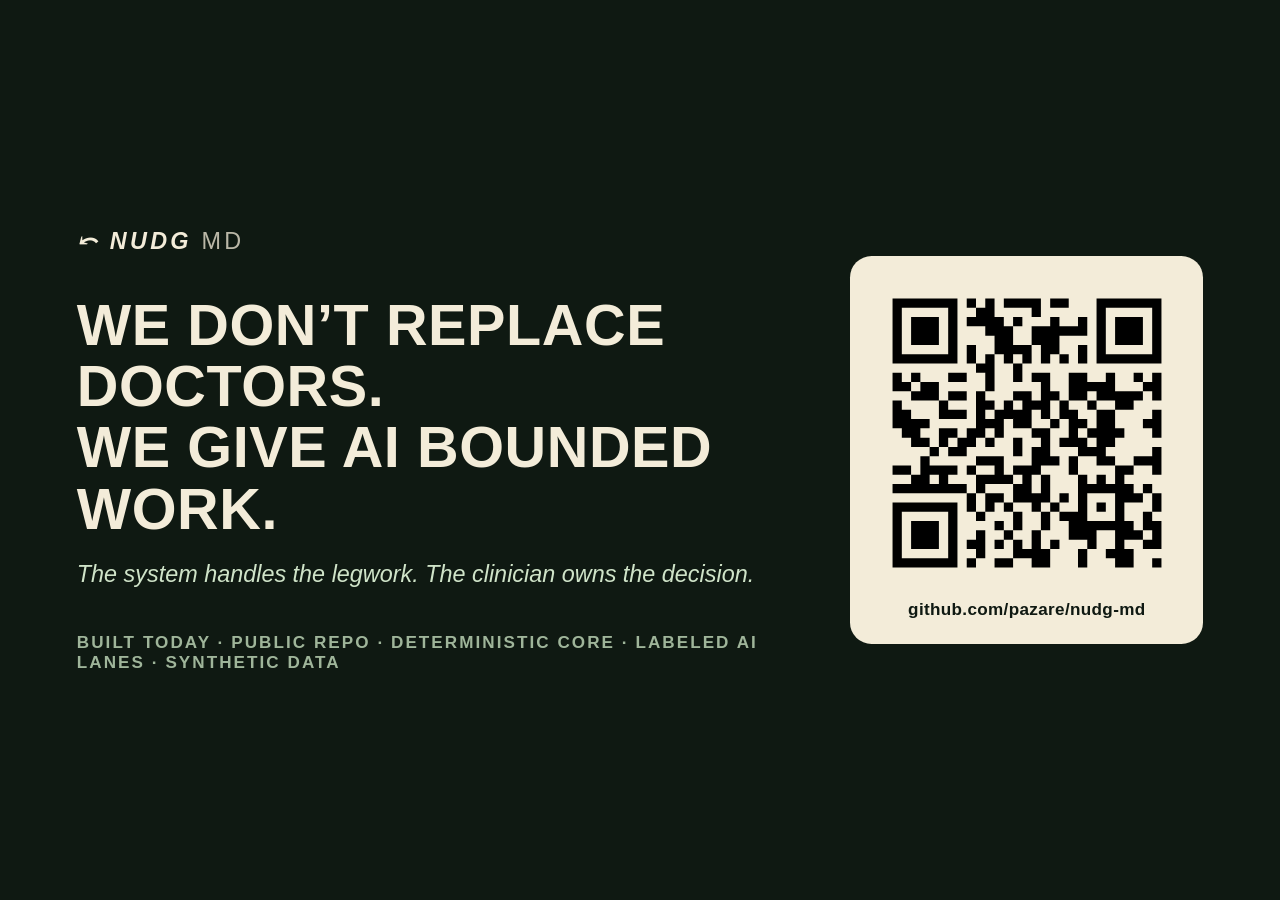
<file: card/index.html>
<!DOCTYPE html>
<html lang="en">
<head>
<meta charset="utf-8">
<title>NUDG MD — title card</title>
<meta name="viewport" content="width=device-width, initial-scale=1">
<style>
  html, body { margin: 0; height: 100%; }
  body {
    display: flex; align-items: center; justify-content: center;
    background: #0f1912; color: #f3ecd9;
    font-family: -apple-system, "SF Pro Display", "Segoe UI", Roboto, Helvetica, Arial, sans-serif;
    -webkit-font-smoothing: antialiased;
  }
  .wrap { display: flex; align-items: center; gap: 7vw; padding: 4vh 6vw; }
  .word { font-size: 2.6vh; font-weight: 800; font-style: italic; letter-spacing: 0.14em; margin-bottom: 4.5vh; }
  .word span { font-style: normal; font-weight: 500; opacity: 0.75; }
  h1 {
    margin: 0 0 2.4vh; font-size: 6.4vh; line-height: 1.06; font-weight: 800;
    text-transform: uppercase; letter-spacing: 0.01em; max-width: 52vw;
  }
  .sub { font-size: 2.6vh; font-style: italic; color: #cfe3c8; margin: 0 0 5vh; }
  .foot { font-size: 1.9vh; font-weight: 700; letter-spacing: 0.12em; text-transform: uppercase; color: #9fb59a; }
  .qrbox {
    background: #f3ecd9; border-radius: 2.4vh; padding: 2.6vh;
    display: flex; flex-direction: column; align-items: center; gap: 1.6vh;
  }
  .qrbox img { width: 34vh; height: 34vh; display: block; }
  .qrbox div { color: #0f1912; font-size: 1.9vh; font-weight: 700; letter-spacing: 0.02em; }
</style>
</head>
<body>
  <div class="wrap">
    <div>
      <div class="word">&#10554; NUDG <span>MD</span></div>
      <h1>We don&rsquo;t replace doctors.<br>We give AI bounded work.</h1>
      <p class="sub">The system handles the legwork. The clinician owns the decision.</p>
      <div class="foot">Built today &middot; Public repo &middot; Deterministic core &middot; Labeled AI lanes &middot; Synthetic data</div>
    </div>
    <div class="qrbox">
      <img src="qr.svg" alt="QR code linking to github.com/pazare/nudg-md">
      <div>github.com/pazare/nudg-md</div>
    </div>
  </div>
</body>
</html>
</file>
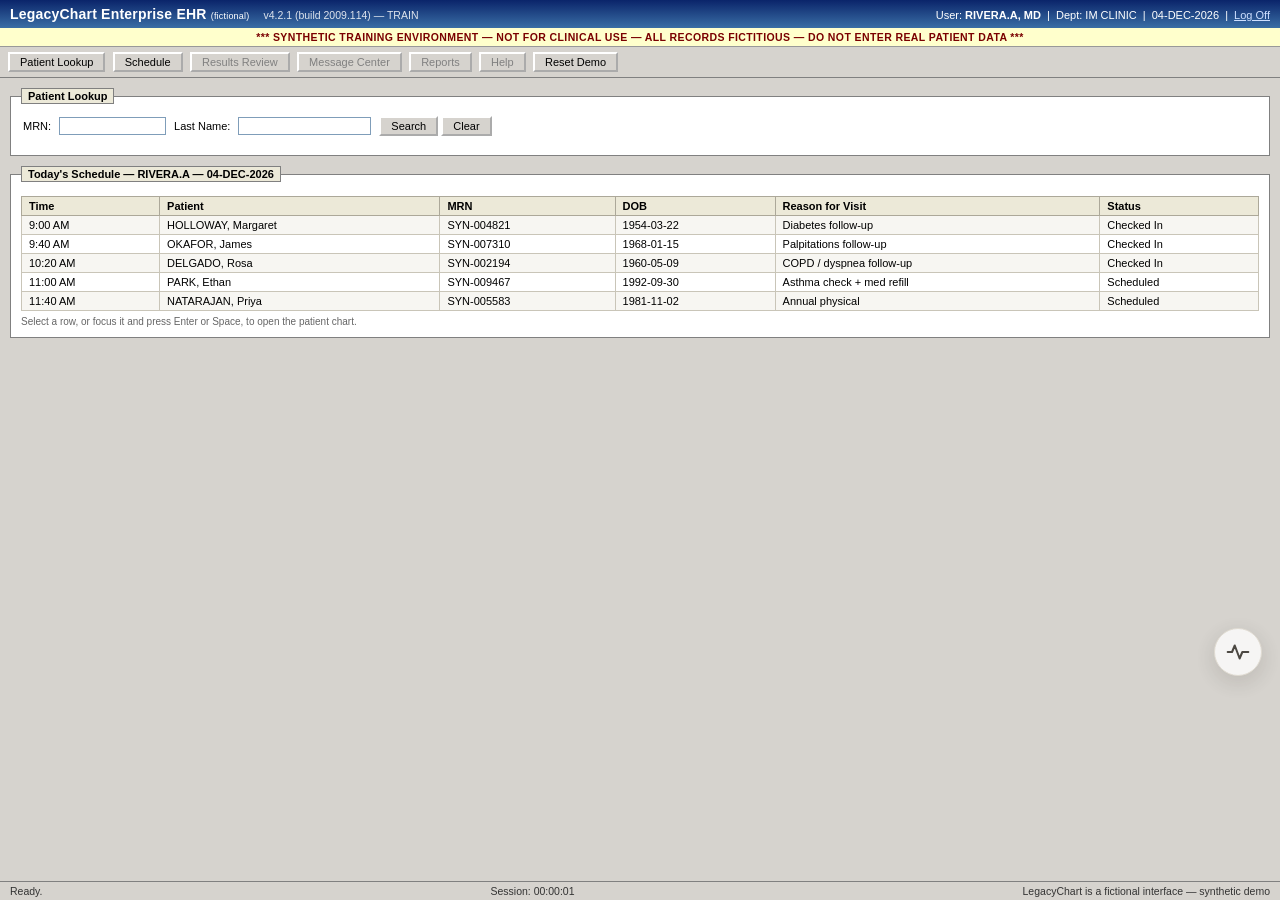
<file: ehr/index.html>
<!DOCTYPE html>
<html lang="en">
<head>
<meta charset="utf-8">
<meta name="viewport" content="width=device-width, initial-scale=1">
<title>LegacyChart EHR 4.2 — SYNTHETIC TRAINING</title>
<link rel="icon" href='data:image/svg+xml,<svg xmlns="http://www.w3.org/2000/svg" viewBox="0 0 32 32"><rect width="32" height="32" fill="%23003399"/><text x="16" y="22" font-family="Tahoma,sans-serif" font-size="16" font-weight="bold" fill="white" text-anchor="middle">L</text></svg>'>
<link rel="stylesheet" href="styles.css">
<link rel="stylesheet" href="/shared/buddy.css">
</head>
<body>
<div id="chrome">

  <div class="mc-titlebar">
    <span class="mc-logo">LegacyChart Enterprise EHR <small>(fictional)</small></span>
    <span class="mc-ver">v4.2.1 (build 2009.114) — TRAIN</span>
    <span class="mc-user">User: <b>RIVERA.A, MD</b> &nbsp;|&nbsp; Dept: IM CLINIC &nbsp;|&nbsp; <span id="mcDate"></span> &nbsp;|&nbsp; <a href="#" id="logoff">Log Off</a></span>
  </div>

  <div class="mc-banner">*** SYNTHETIC TRAINING ENVIRONMENT — NOT FOR CLINICAL USE — ALL RECORDS FICTITIOUS — DO NOT ENTER REAL PATIENT DATA ***</div>

  <div class="mc-toolbar">
    <button data-nav="lookup" class="navbtn">Patient Lookup</button>
    <button data-nav="schedule" class="navbtn">Schedule</button>
    <button disabled title="Not available in this demo">Results Review</button>
    <button disabled title="Not available in this demo">Message Center</button>
    <button disabled title="Not available in this demo">Reports</button>
    <button disabled title="Not available in this demo">Help</button>
    <button id="resetDemo" title="Clear local synthetic notes, drafts, orders, and workflow history">Reset Demo</button>
  </div>

  <div id="viewHome">
    <fieldset class="mc-box" id="lookupBox">
      <legend>Patient Lookup</legend>
      <table class="mc-form"><tr>
        <td><label for="qMrn">MRN:</label></td><td><input id="qMrn" size="14" autocomplete="off"></td>
        <td><label for="qName">Last Name:</label></td><td><input id="qName" size="18" autocomplete="off"></td>
        <td><button id="btnSearch">Search</button> <button id="btnClear">Clear</button></td>
      </tr></table>
      <div id="searchMsg" class="mc-msg" role="status" aria-live="polite"></div>
      <table class="mc-grid hidden" id="searchResults"></table>
    </fieldset>

    <fieldset class="mc-box" id="scheduleBox">
      <legend id="schedLegend">Today's Schedule — RIVERA.A</legend>
      <table class="mc-grid" id="schedule"></table>
      <div class="mc-hint">Select a row, or focus it and press Enter or Space, to open the patient chart.</div>
    </fieldset>
  </div>

  <div id="viewChart" class="hidden">
    <div class="mc-crumb"><a id="backHome" href="#">&laquo; Back to Schedule</a></div>
    <div class="mc-patbanner">
      <div class="mc-patname" id="pbName"></div>
      <table class="mc-patgrid"><tr id="pbRow"></tr></table>
      <div class="mc-allergy" id="pbAllergy"></div>
    </div>
    <div class="mc-tabs" id="chartTabs">
      <a href="#" data-tab="summary" class="active">Summary</a><a href="#" data-tab="problems">Problems</a><a href="#" data-tab="meds">Medications</a><a href="#" data-tab="allergies">Allergies</a><a href="#" data-tab="labs">Labs</a><a href="#" data-tab="notes">Notes</a><a href="#" data-tab="orders">Orders</a>
    </div>
    <div class="mc-tabbody" id="tabBody"></div>
  </div>

  <div class="mc-status">
    <span id="statusMsg" role="status" aria-live="polite">Ready.</span>
    <span id="sessClock">Session: 00:00:00</span>
    <span>LegacyChart is a fictional interface — synthetic demo</span>
  </div>

</div>
<script src="/shared/bus.js"></script>
<script src="app.js"></script>
<script src="/shared/buddy.js"></script>
<script src="/shared/nudges.js"></script>
</body>
</html>
</file>
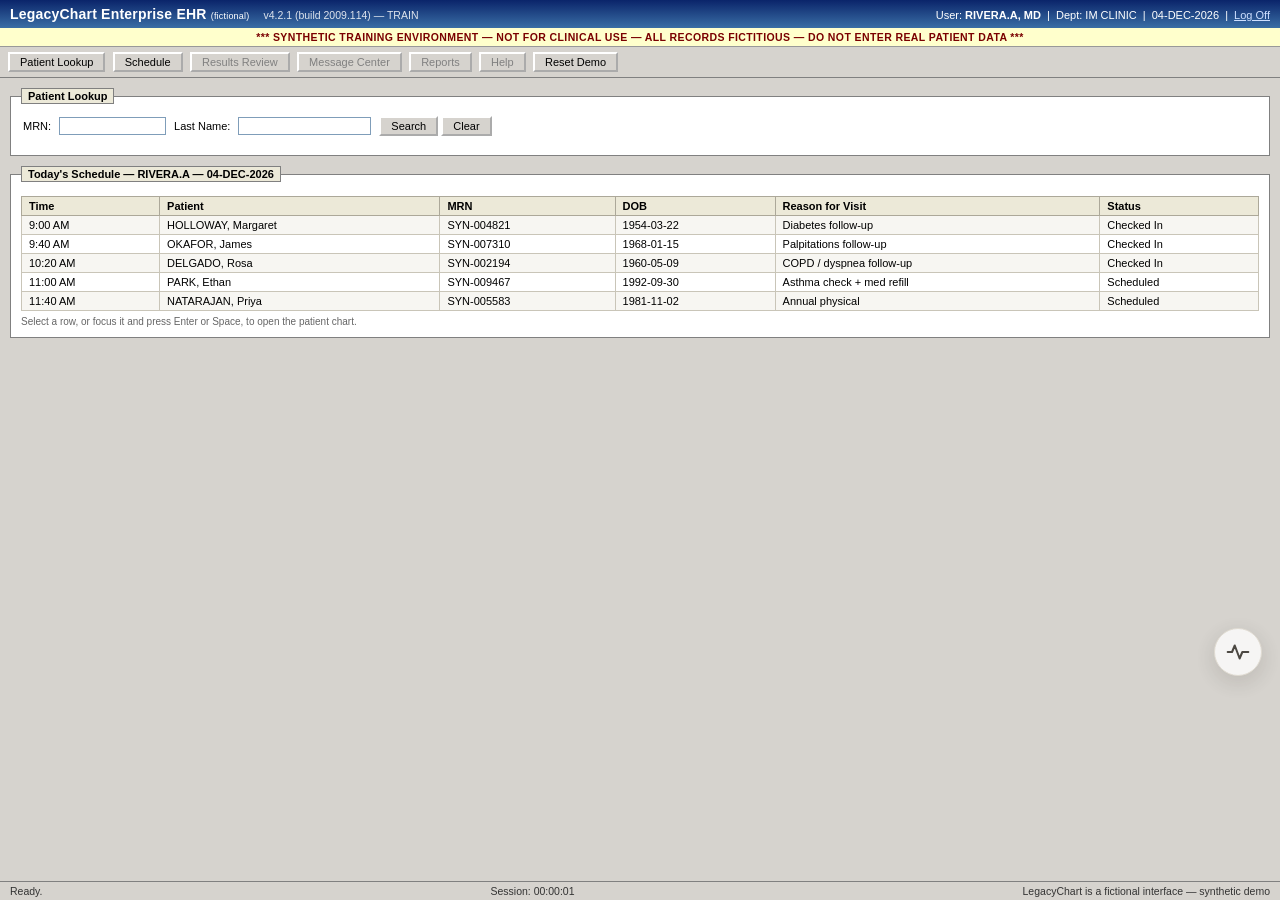
<file: ehr2/index.html>
<!DOCTYPE html>
<html lang="en">
<head>
<meta charset="utf-8">
<meta name="viewport" content="width=device-width, initial-scale=1">
<title>LegacyChart EHR 4.2 — SYNTHETIC TRAINING</title>
<link rel="icon" href='data:image/svg+xml,<svg xmlns="http://www.w3.org/2000/svg" viewBox="0 0 32 32"><rect width="32" height="32" fill="%23003399"/><text x="16" y="22" font-family="Tahoma,sans-serif" font-size="16" font-weight="bold" fill="white" text-anchor="middle">L</text></svg>'>
<link rel="stylesheet" href="styles.css">
<link rel="stylesheet" href="/shared2/buddy.css">
</head>
<body>
<div id="chrome">

  <div class="mc-titlebar">
    <span class="mc-logo">LegacyChart Enterprise EHR <small>(fictional)</small></span>
    <span class="mc-ver">v4.2.1 (build 2009.114) — TRAIN</span>
    <span class="mc-user">User: <b>RIVERA.A, MD</b> &nbsp;|&nbsp; Dept: IM CLINIC &nbsp;|&nbsp; <span id="mcDate"></span> &nbsp;|&nbsp; <a href="#" id="logoff">Log Off</a></span>
  </div>

  <div class="mc-banner">*** SYNTHETIC TRAINING ENVIRONMENT — NOT FOR CLINICAL USE — ALL RECORDS FICTITIOUS — DO NOT ENTER REAL PATIENT DATA ***</div>

  <div class="mc-toolbar">
    <button data-nav="lookup" class="navbtn">Patient Lookup</button>
    <button data-nav="schedule" class="navbtn">Schedule</button>
    <button disabled title="Not available in this demo">Results Review</button>
    <button disabled title="Not available in this demo">Message Center</button>
    <button disabled title="Not available in this demo">Reports</button>
    <button disabled title="Not available in this demo">Help</button>
    <button id="resetDemo" title="Clear local synthetic notes, drafts, orders, and workflow history">Reset Demo</button>
  </div>

  <div id="viewHome">
    <fieldset class="mc-box" id="lookupBox">
      <legend>Patient Lookup</legend>
      <table class="mc-form"><tr>
        <td><label for="qMrn">MRN:</label></td><td><input id="qMrn" size="14" autocomplete="off"></td>
        <td><label for="qName">Last Name:</label></td><td><input id="qName" size="18" autocomplete="off"></td>
        <td><button id="btnSearch">Search</button> <button id="btnClear">Clear</button></td>
      </tr></table>
      <div id="searchMsg" class="mc-msg" role="status" aria-live="polite"></div>
      <table class="mc-grid hidden" id="searchResults"></table>
    </fieldset>

    <fieldset class="mc-box" id="scheduleBox">
      <legend id="schedLegend">Today's Schedule — RIVERA.A</legend>
      <table class="mc-grid" id="schedule"></table>
      <div class="mc-hint">Select a row, or focus it and press Enter or Space, to open the patient chart.</div>
    </fieldset>
  </div>

  <div id="viewChart" class="hidden">
    <div class="mc-crumb"><a id="backHome" href="#">&laquo; Back to Schedule</a></div>
    <div class="mc-patbanner">
      <div class="mc-patname" id="pbName"></div>
      <table class="mc-patgrid"><tr id="pbRow"></tr></table>
      <div class="mc-allergy" id="pbAllergy"></div>
    </div>
    <div class="mc-tabs" id="chartTabs">
      <a href="#" data-tab="summary" class="active">Summary</a><a href="#" data-tab="problems">Problems</a><a href="#" data-tab="meds">Medications</a><a href="#" data-tab="allergies">Allergies</a><a href="#" data-tab="labs">Labs</a><a href="#" data-tab="notes">Notes</a><a href="#" data-tab="orders">Orders</a>
    </div>
    <div class="mc-tabbody" id="tabBody"></div>
  </div>

  <div class="mc-status">
    <span id="statusMsg" role="status" aria-live="polite">Ready.</span>
    <span id="sessClock">Session: 00:00:00</span>
    <span>LegacyChart is a fictional interface — synthetic demo</span>
  </div>

</div>
<script src="/shared2/bus.js"></script>
<script src="app.js"></script>
<script src="/shared2/buddy.js"></script>
<script src="/shared2/nudges.js"></script>
</body>
</html>
</file>
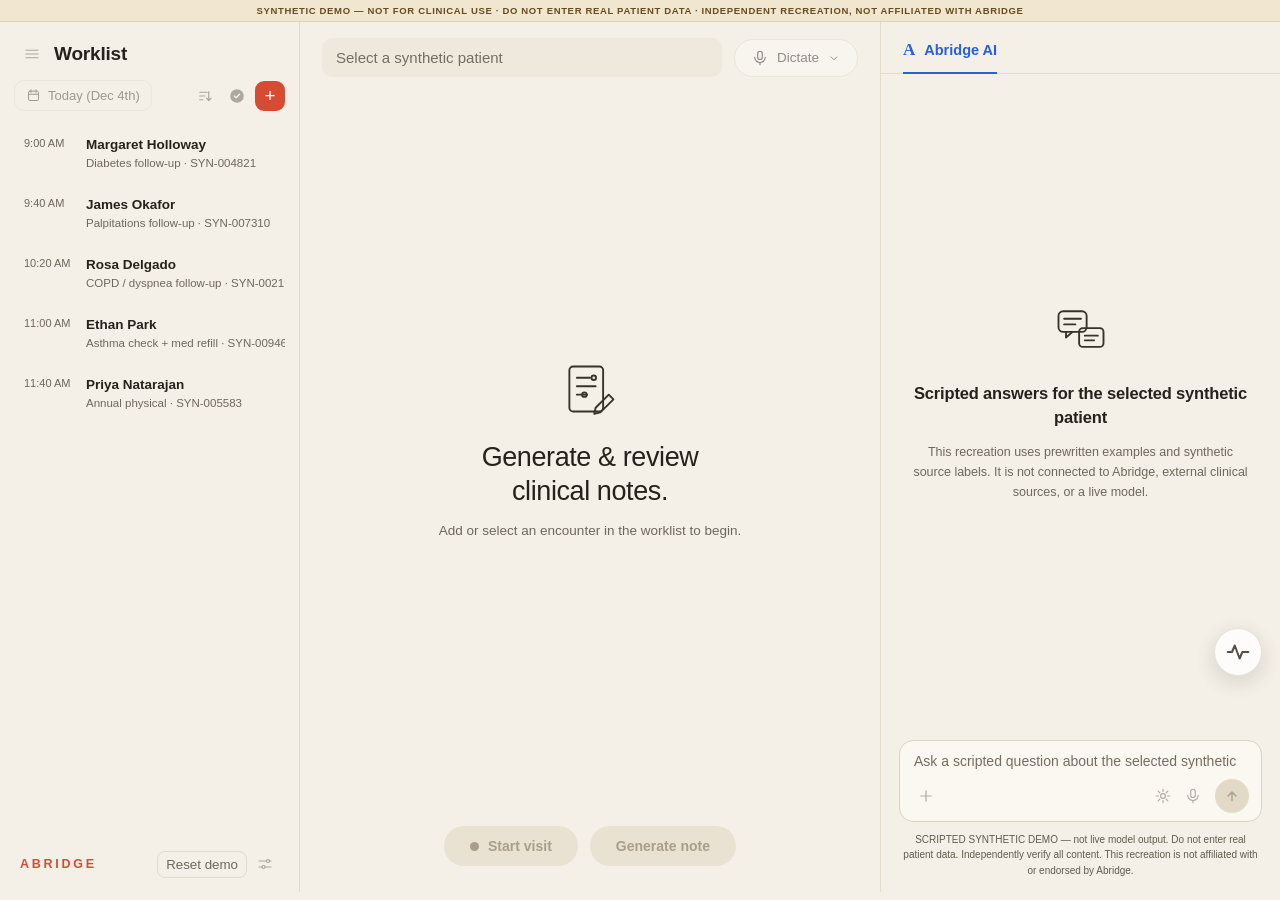
<file: scribe/index.html>
<!DOCTYPE html>
<html lang="en">
<head>
<meta charset="utf-8">
<meta name="viewport" content="width=device-width, initial-scale=1">
<title>Home | Abridge — Synthetic Demo</title>
<link rel="icon" href='data:image/svg+xml,<svg xmlns="http://www.w3.org/2000/svg" viewBox="0 0 32 32"><rect width="32" height="32" rx="7" fill="%23d84b33"/><text x="16" y="22" font-family="Georgia,serif" font-size="18" font-weight="bold" fill="white" text-anchor="middle">A</text></svg>'>
<link rel="stylesheet" href="styles.css">
<link rel="stylesheet" href="/shared/buddy.css">
</head>
<body>
<div class="syn-strip">SYNTHETIC DEMO — NOT FOR CLINICAL USE · DO NOT ENTER REAL PATIENT DATA · INDEPENDENT RECREATION, NOT AFFILIATED WITH ABRIDGE</div>
<div id="app">

  <!-- ===================== Left rail ===================== -->
  <aside class="rail">
    <div class="rail-work" id="railWork">
      <div class="rail-head">
        <button class="icon-btn" title="Not available in this synthetic demo" aria-label="Menu unavailable in this demo" disabled>
          <svg viewBox="0 0 24 24"><path d="M4 7h16M4 12h16M4 17h16"/></svg>
        </button>
        <h1>Worklist</h1>
      </div>
      <div class="rail-tools">
        <button class="date-chip" title="Date is fixed for this synthetic demo" disabled>
          <svg viewBox="0 0 24 24"><rect x="4" y="5" width="16" height="15" rx="2"/><path d="M8 3v4M16 3v4M4 10h16"/></svg>
          <span id="todayLabel">Today</span>
        </button>
        <span class="rail-tools-right">
          <button class="icon-btn" title="Sorting is not available in this synthetic demo" aria-label="Sort unavailable" disabled>
            <svg viewBox="0 0 24 24"><path d="M5 7h10M5 12h7M5 17h4M17 6v12m0 0-3-3m3 3 3-3"/></svg>
          </button>
          <button class="icon-btn" title="Completed filter is not available in this synthetic demo" aria-label="Completed filter unavailable" disabled>
            <svg viewBox="0 0 24 24"><circle cx="12" cy="12" r="9" fill="currentColor" stroke="none"/><path d="m8.5 12 2.4 2.4 4.6-4.8" stroke="#f4efe7" stroke-width="1.8"/></svg>
          </button>
          <button class="add-btn" id="addEnc" title="Add encounter">+</button>
        </span>
      </div>
      <div class="enc-list" id="encList" aria-label="Encounters"></div>
      <div class="rail-foot">
        <span class="brand">ABRIDGE</span>
        <span class="rail-foot-actions">
          <button class="reset-demo" id="resetDemo" title="Clear local demo artifacts">Reset demo</button>
          <button class="icon-btn" title="Display settings are not available in this synthetic demo" aria-label="Display settings unavailable" disabled>
            <svg viewBox="0 0 24 24"><path d="M4 8h10M18 8h2M4 16h4M12 16h8"/><circle cx="16" cy="8" r="2"/><circle cx="10" cy="16" r="2"/></svg>
          </button>
        </span>
      </div>
    </div>

    <div class="rail-rec hidden" id="railRec">
      <div class="rec-label">Simulated visit timer</div>
      <hr class="rec-rule">
      <div class="rec-source-head">
        No audio is captured
        <svg viewBox="0 0 24 24"><rect x="9" y="3" width="6" height="11" rx="3"/><path d="M5 11a7 7 0 0 0 14 0M12 18v3"/></svg>
      </div>
      <button class="rec-source" disabled>
        <span class="rec-source-name">Timer-only demo · microphone inactive</span>
        <span class="rec-source-icons">✓</span>
      </button>
      <div class="rec-art" aria-hidden="true">
        <svg viewBox="0 0 220 260">
          <g fill="rgba(255,255,255,0.92)">
            <rect x="10"  y="120" width="26" height="60" />
            <rect x="44"  y="84"  width="26" height="72" />
            <polygon points="78,150 104,96 104,170 78,196" />
            <rect x="112" y="60"  width="26" height="84" />
            <polygon points="146,140 172,110 172,180 146,196" />
            <rect x="180" y="96"  width="26" height="58" />
          </g>
        </svg>
      </div>
      <div class="rec-controls">
        <button class="rec-stop" id="stopBtn" title="Stop recording" aria-label="Stop recording"><span></span></button>
        <div class="rec-timer" id="recTimer">00:00</div>
      </div>
    </div>
  </aside>

  <!-- ===================== Center pane ===================== -->
  <main class="center">
    <header class="center-top">
      <input id="encTitle" class="enc-title" placeholder="Select a synthetic patient" readonly disabled aria-label="Selected synthetic patient">
      <button class="dictate" id="dictateBtn" disabled>
        <svg viewBox="0 0 24 24"><rect x="9" y="3" width="6" height="11" rx="3"/><path d="M5 11a7 7 0 0 0 14 0M12 18v3"/></svg>
        Dictate
        <svg class="chev" viewBox="0 0 24 24"><path d="m7 10 5 5 5-5"/></svg>
      </button>
    </header>

    <section class="center-body">
      <div class="state" id="stateEmpty">
        <svg class="state-icon" viewBox="0 0 64 64">
          <rect x="10" y="8" width="36" height="48" rx="4"/>
          <path d="M18 20h14M18 29h20M18 38h11"/>
          <circle cx="36" cy="20" r="2.4"/><circle cx="26" cy="38" r="2.4"/>
          <path d="m38 52 14-14 5 5-14 14-6.5 1.5L38 52Z"/>
        </svg>
        <h2>Generate &amp; review<br>clinical notes.</h2>
        <p>Add or select an encounter in the worklist to begin.</p>
      </div>

      <div class="state hidden" id="stateReady">
        <svg class="state-icon" viewBox="0 0 64 64">
          <rect x="10" y="8" width="36" height="48" rx="4"/>
          <path d="M18 20h14M18 29h20M18 38h11"/>
          <circle cx="36" cy="20" r="2.4"/><circle cx="26" cy="38" r="2.4"/>
          <path d="m38 52 14-14 5 5-14 14-6.5 1.5L38 52Z"/>
        </svg>
        <h2 id="readyHeading">Ready when you are.</h2>
        <p id="readySub">Start the simulated visit timer, or generate the prewritten synthetic note.</p>
      </div>

      <div class="state hidden" id="stateListening">
        <h2>Simulated visit in progress</h2>
        <p>This timer does not access the microphone or capture audio.</p>
      </div>

      <div class="state hidden" id="stateDrafting">
        <div class="spinner" aria-hidden="true"></div>
        <h2>Preparing the scripted note…</h2>
        <p>Loading a prewritten synthetic draft for this patient.</p>
      </div>

      <article class="note hidden" id="noteView">
        <header class="note-head">
          <div>
            <h2 id="noteName"></h2>
            <div class="note-meta" id="noteMeta"></div>
          </div>
          <div class="note-actions">
            <button class="pill small ghost" id="copyNote">Copy note</button>
            <button class="pill small ghost" id="markReviewed">Mark reviewed</button>
          </div>
        </header>
        <div id="noteSections" aria-live="polite"></div>
      </article>
    </section>

    <footer class="center-foot" id="centerFoot">
      <button class="pill primary" id="startBtn" disabled>
        <span class="rec-dot" aria-hidden="true"></span>Start visit
      </button>
      <button class="pill ghost" id="genBtn" disabled>Generate note</button>
    </footer>
  </main>

  <!-- ===================== Abridge AI panel ===================== -->
  <aside class="assistant">
    <nav class="ai-tabs">
      <span class="ai-tab active"><span class="ai-logo">A</span> Abridge AI</span>
    </nav>

    <section class="ai-body">
      <div class="ai-patient-context hidden" id="aiPatientCtx" role="status" aria-live="polite"></div>
      <div class="ai-empty" id="aiEmpty">
        <svg class="state-icon" viewBox="0 0 64 64">
          <rect x="8" y="12" width="30" height="22" rx="5"/>
          <path d="M14 20h18M14 26h12"/>
          <path d="M16 34v6l7-6"/>
          <rect x="30" y="30" width="26" height="20" rx="4"/>
          <path d="M36 38h14M36 43h10"/>
        </svg>
        <h3>Scripted answers for the selected synthetic patient</h3>
        <p>This recreation uses prewritten examples and synthetic source labels. It is not connected to Abridge, external clinical sources, or a live model.</p>
      </div>
      <div class="ai-thread hidden" id="aiThread"></div>
    </section>

    <footer class="ai-foot">
      <div class="ask-box">
        <textarea id="askInput" rows="1" placeholder="Ask a scripted question about the selected synthetic patient" aria-label="Ask a scripted question about the selected synthetic patient" disabled></textarea>
        <div class="ask-row">
          <button class="icon-btn" title="Attachments are not available in this synthetic demo" aria-label="Attachments unavailable" disabled>
            <svg viewBox="0 0 24 24"><path d="M12 5v14M5 12h14"/></svg>
          </button>
          <span class="ask-right">
            <button class="icon-btn" title="Answer settings are not available in this synthetic demo" aria-label="Answer settings unavailable" disabled>
              <svg viewBox="0 0 24 24"><circle cx="12" cy="12" r="3.2"/><path d="M12 3v3M12 18v3M3 12h3M18 12h3M5.6 5.6l2.1 2.1M16.3 16.3l2.1 2.1M18.4 5.6l-2.1 2.1M7.7 16.3l-2.1 2.1"/></svg>
            </button>
            <button class="icon-btn" title="Voice input is not available; no audio is captured" aria-label="Voice input unavailable" disabled>
              <svg viewBox="0 0 24 24"><rect x="9" y="3" width="6" height="11" rx="3"/><path d="M5 11a7 7 0 0 0 14 0M12 18v3"/></svg>
            </button>
            <button class="send" id="askSend" title="Send scripted question" aria-label="Send scripted question" disabled>
              <svg viewBox="0 0 24 24"><path d="M12 19V6m0 0-6 6m6-6 6 6"/></svg>
            </button>
          </span>
        </div>
      </div>
      <p class="ai-disclaimer">SCRIPTED SYNTHETIC DEMO — not live model output. Do not enter real patient data. Independently verify all content. This recreation is not affiliated with or endorsed by Abridge.</p>
    </footer>
  </aside>

</div>
<script src="/shared/bus.js"></script>
<script src="app.js"></script>
<script src="/shared/buddy.js"></script>
<script src="/shared/nudges.js"></script>
</body>
</html>
</file>
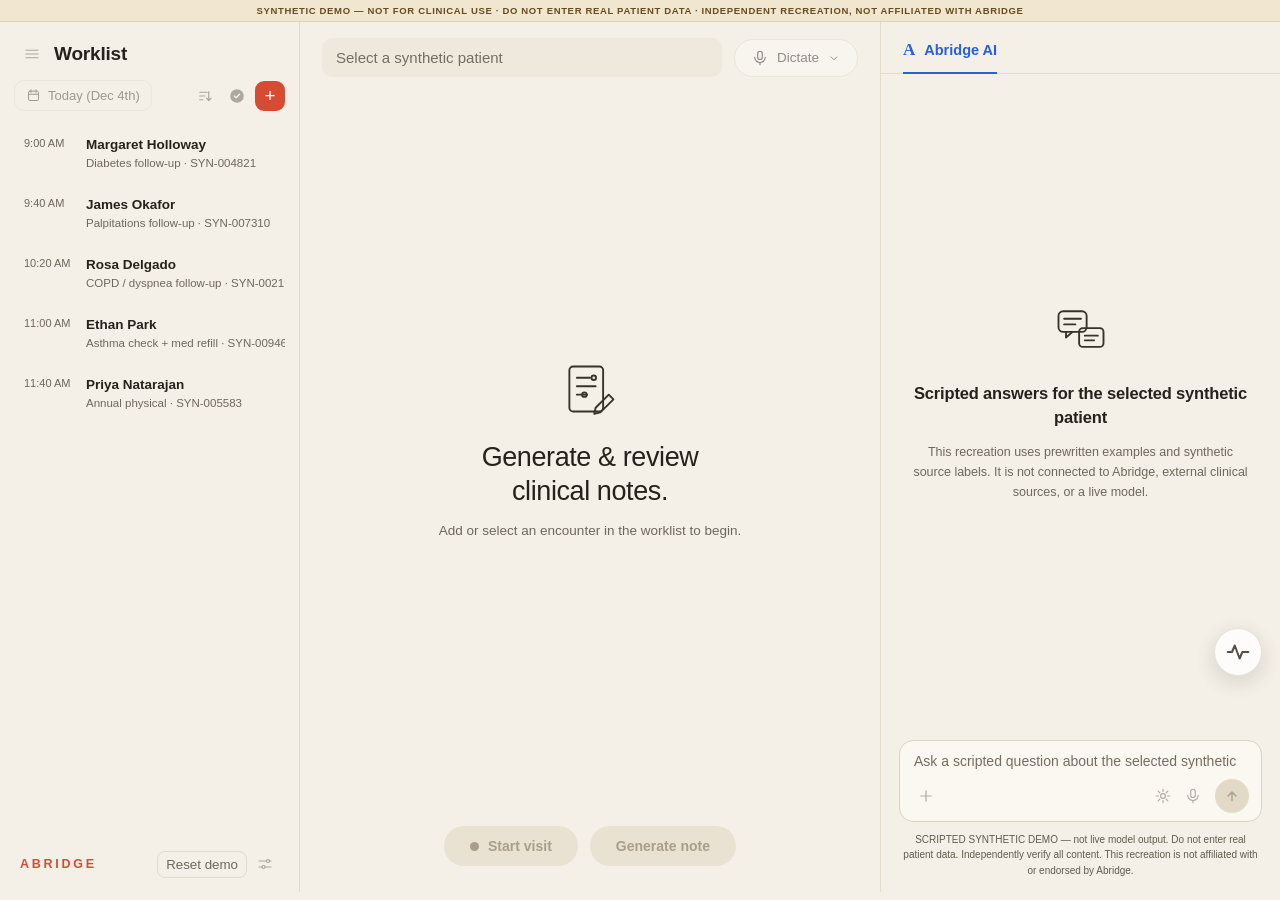
<file: scribe2/index.html>
<!DOCTYPE html>
<html lang="en">
<head>
<meta charset="utf-8">
<meta name="viewport" content="width=device-width, initial-scale=1">
<title>Home | Abridge — Synthetic Demo</title>
<link rel="icon" href='data:image/svg+xml,<svg xmlns="http://www.w3.org/2000/svg" viewBox="0 0 32 32"><rect width="32" height="32" rx="7" fill="%23d84b33"/><text x="16" y="22" font-family="Georgia,serif" font-size="18" font-weight="bold" fill="white" text-anchor="middle">A</text></svg>'>
<link rel="stylesheet" href="styles.css">
<link rel="stylesheet" href="/shared2/buddy.css">
</head>
<body>
<div class="syn-strip">SYNTHETIC DEMO — NOT FOR CLINICAL USE · DO NOT ENTER REAL PATIENT DATA · INDEPENDENT RECREATION, NOT AFFILIATED WITH ABRIDGE</div>
<div id="app">

  <!-- ===================== Left rail ===================== -->
  <aside class="rail">
    <div class="rail-work" id="railWork">
      <div class="rail-head">
        <button class="icon-btn" title="Not available in this synthetic demo" aria-label="Menu unavailable in this demo" disabled>
          <svg viewBox="0 0 24 24"><path d="M4 7h16M4 12h16M4 17h16"/></svg>
        </button>
        <h1>Worklist</h1>
      </div>
      <div class="rail-tools">
        <button class="date-chip" title="Date is fixed for this synthetic demo" disabled>
          <svg viewBox="0 0 24 24"><rect x="4" y="5" width="16" height="15" rx="2"/><path d="M8 3v4M16 3v4M4 10h16"/></svg>
          <span id="todayLabel">Today</span>
        </button>
        <span class="rail-tools-right">
          <button class="icon-btn" title="Sorting is not available in this synthetic demo" aria-label="Sort unavailable" disabled>
            <svg viewBox="0 0 24 24"><path d="M5 7h10M5 12h7M5 17h4M17 6v12m0 0-3-3m3 3 3-3"/></svg>
          </button>
          <button class="icon-btn" title="Completed filter is not available in this synthetic demo" aria-label="Completed filter unavailable" disabled>
            <svg viewBox="0 0 24 24"><circle cx="12" cy="12" r="9" fill="currentColor" stroke="none"/><path d="m8.5 12 2.4 2.4 4.6-4.8" stroke="#f4efe7" stroke-width="1.8"/></svg>
          </button>
          <button class="add-btn" id="addEnc" title="Add encounter">+</button>
        </span>
      </div>
      <div class="enc-list" id="encList" aria-label="Encounters"></div>
      <div class="rail-foot">
        <span class="brand">ABRIDGE</span>
        <span class="rail-foot-actions">
          <button class="reset-demo" id="resetDemo" title="Clear local demo artifacts">Reset demo</button>
          <button class="icon-btn" title="Display settings are not available in this synthetic demo" aria-label="Display settings unavailable" disabled>
            <svg viewBox="0 0 24 24"><path d="M4 8h10M18 8h2M4 16h4M12 16h8"/><circle cx="16" cy="8" r="2"/><circle cx="10" cy="16" r="2"/></svg>
          </button>
        </span>
      </div>
    </div>

    <div class="rail-rec hidden" id="railRec">
      <div class="rec-label">Simulated visit timer</div>
      <hr class="rec-rule">
      <div class="rec-source-head">
        No audio is captured
        <svg viewBox="0 0 24 24"><rect x="9" y="3" width="6" height="11" rx="3"/><path d="M5 11a7 7 0 0 0 14 0M12 18v3"/></svg>
      </div>
      <button class="rec-source" disabled>
        <span class="rec-source-name">Timer-only demo · microphone inactive</span>
        <span class="rec-source-icons">✓</span>
      </button>
      <div class="rec-art" aria-hidden="true">
        <svg viewBox="0 0 220 260">
          <g fill="rgba(255,255,255,0.92)">
            <rect x="10"  y="120" width="26" height="60" />
            <rect x="44"  y="84"  width="26" height="72" />
            <polygon points="78,150 104,96 104,170 78,196" />
            <rect x="112" y="60"  width="26" height="84" />
            <polygon points="146,140 172,110 172,180 146,196" />
            <rect x="180" y="96"  width="26" height="58" />
          </g>
        </svg>
      </div>
      <div class="rec-controls">
        <button class="rec-stop" id="stopBtn" title="Stop recording" aria-label="Stop recording"><span></span></button>
        <div class="rec-timer" id="recTimer">00:00</div>
      </div>
    </div>
  </aside>

  <!-- ===================== Center pane ===================== -->
  <main class="center">
    <header class="center-top">
      <input id="encTitle" class="enc-title" placeholder="Select a synthetic patient" readonly disabled aria-label="Selected synthetic patient">
      <button class="dictate" id="dictateBtn" disabled>
        <svg viewBox="0 0 24 24"><rect x="9" y="3" width="6" height="11" rx="3"/><path d="M5 11a7 7 0 0 0 14 0M12 18v3"/></svg>
        Dictate
        <svg class="chev" viewBox="0 0 24 24"><path d="m7 10 5 5 5-5"/></svg>
      </button>
    </header>

    <section class="center-body">
      <div class="state" id="stateEmpty">
        <svg class="state-icon" viewBox="0 0 64 64">
          <rect x="10" y="8" width="36" height="48" rx="4"/>
          <path d="M18 20h14M18 29h20M18 38h11"/>
          <circle cx="36" cy="20" r="2.4"/><circle cx="26" cy="38" r="2.4"/>
          <path d="m38 52 14-14 5 5-14 14-6.5 1.5L38 52Z"/>
        </svg>
        <h2>Generate &amp; review<br>clinical notes.</h2>
        <p>Add or select an encounter in the worklist to begin.</p>
      </div>

      <div class="state hidden" id="stateReady">
        <svg class="state-icon" viewBox="0 0 64 64">
          <rect x="10" y="8" width="36" height="48" rx="4"/>
          <path d="M18 20h14M18 29h20M18 38h11"/>
          <circle cx="36" cy="20" r="2.4"/><circle cx="26" cy="38" r="2.4"/>
          <path d="m38 52 14-14 5 5-14 14-6.5 1.5L38 52Z"/>
        </svg>
        <h2 id="readyHeading">Ready when you are.</h2>
        <p id="readySub">Start the simulated visit timer, or generate the prewritten synthetic note.</p>
      </div>

      <div class="state hidden" id="stateListening">
        <h2>Simulated visit in progress</h2>
        <p>This timer does not access the microphone or capture audio.</p>
      </div>

      <div class="state hidden" id="stateDrafting">
        <div class="spinner" aria-hidden="true"></div>
        <h2>Preparing the scripted note…</h2>
        <p>Loading a prewritten synthetic draft for this patient.</p>
      </div>

      <article class="note hidden" id="noteView">
        <header class="note-head">
          <div>
            <h2 id="noteName"></h2>
            <div class="note-meta" id="noteMeta"></div>
          </div>
          <div class="note-actions">
            <button class="pill small ghost" id="copyNote">Copy note</button>
            <button class="pill small ghost" id="markReviewed">Mark reviewed</button>
          </div>
        </header>
        <div id="noteSections" aria-live="polite"></div>
      </article>
    </section>

    <footer class="center-foot" id="centerFoot">
      <button class="pill primary" id="startBtn" disabled>
        <span class="rec-dot" aria-hidden="true"></span>Start visit
      </button>
      <button class="pill ghost" id="genBtn" disabled>Generate note</button>
    </footer>
  </main>

  <!-- ===================== Abridge AI panel ===================== -->
  <aside class="assistant">
    <nav class="ai-tabs">
      <span class="ai-tab active"><span class="ai-logo">A</span> Abridge AI</span>
    </nav>

    <section class="ai-body">
      <div class="ai-patient-context hidden" id="aiPatientCtx" role="status" aria-live="polite"></div>
      <div class="ai-empty" id="aiEmpty">
        <svg class="state-icon" viewBox="0 0 64 64">
          <rect x="8" y="12" width="30" height="22" rx="5"/>
          <path d="M14 20h18M14 26h12"/>
          <path d="M16 34v6l7-6"/>
          <rect x="30" y="30" width="26" height="20" rx="4"/>
          <path d="M36 38h14M36 43h10"/>
        </svg>
        <h3>Scripted answers for the selected synthetic patient</h3>
        <p>This recreation uses prewritten examples and synthetic source labels. It is not connected to Abridge, external clinical sources, or a live model.</p>
      </div>
      <div class="ai-thread hidden" id="aiThread"></div>
    </section>

    <footer class="ai-foot">
      <div class="ask-box">
        <textarea id="askInput" rows="1" placeholder="Ask a scripted question about the selected synthetic patient" aria-label="Ask a scripted question about the selected synthetic patient" disabled></textarea>
        <div class="ask-row">
          <button class="icon-btn" title="Attachments are not available in this synthetic demo" aria-label="Attachments unavailable" disabled>
            <svg viewBox="0 0 24 24"><path d="M12 5v14M5 12h14"/></svg>
          </button>
          <span class="ask-right">
            <button class="icon-btn" title="Answer settings are not available in this synthetic demo" aria-label="Answer settings unavailable" disabled>
              <svg viewBox="0 0 24 24"><circle cx="12" cy="12" r="3.2"/><path d="M12 3v3M12 18v3M3 12h3M18 12h3M5.6 5.6l2.1 2.1M16.3 16.3l2.1 2.1M18.4 5.6l-2.1 2.1M7.7 16.3l-2.1 2.1"/></svg>
            </button>
            <button class="icon-btn" title="Voice input is not available; no audio is captured" aria-label="Voice input unavailable" disabled>
              <svg viewBox="0 0 24 24"><rect x="9" y="3" width="6" height="11" rx="3"/><path d="M5 11a7 7 0 0 0 14 0M12 18v3"/></svg>
            </button>
            <button class="send" id="askSend" title="Send scripted question" aria-label="Send scripted question" disabled>
              <svg viewBox="0 0 24 24"><path d="M12 19V6m0 0-6 6m6-6 6 6"/></svg>
            </button>
          </span>
        </div>
      </div>
      <p class="ai-disclaimer">SCRIPTED SYNTHETIC DEMO — not live model output. Do not enter real patient data. Independently verify all content. This recreation is not affiliated with or endorsed by Abridge.</p>
    </footer>
  </aside>

</div>
<script src="/shared2/bus.js"></script>
<script src="app.js"></script>
<script src="/shared2/buddy.js"></script>
<script src="/shared2/nudges.js"></script>
</body>
</html>
</file>
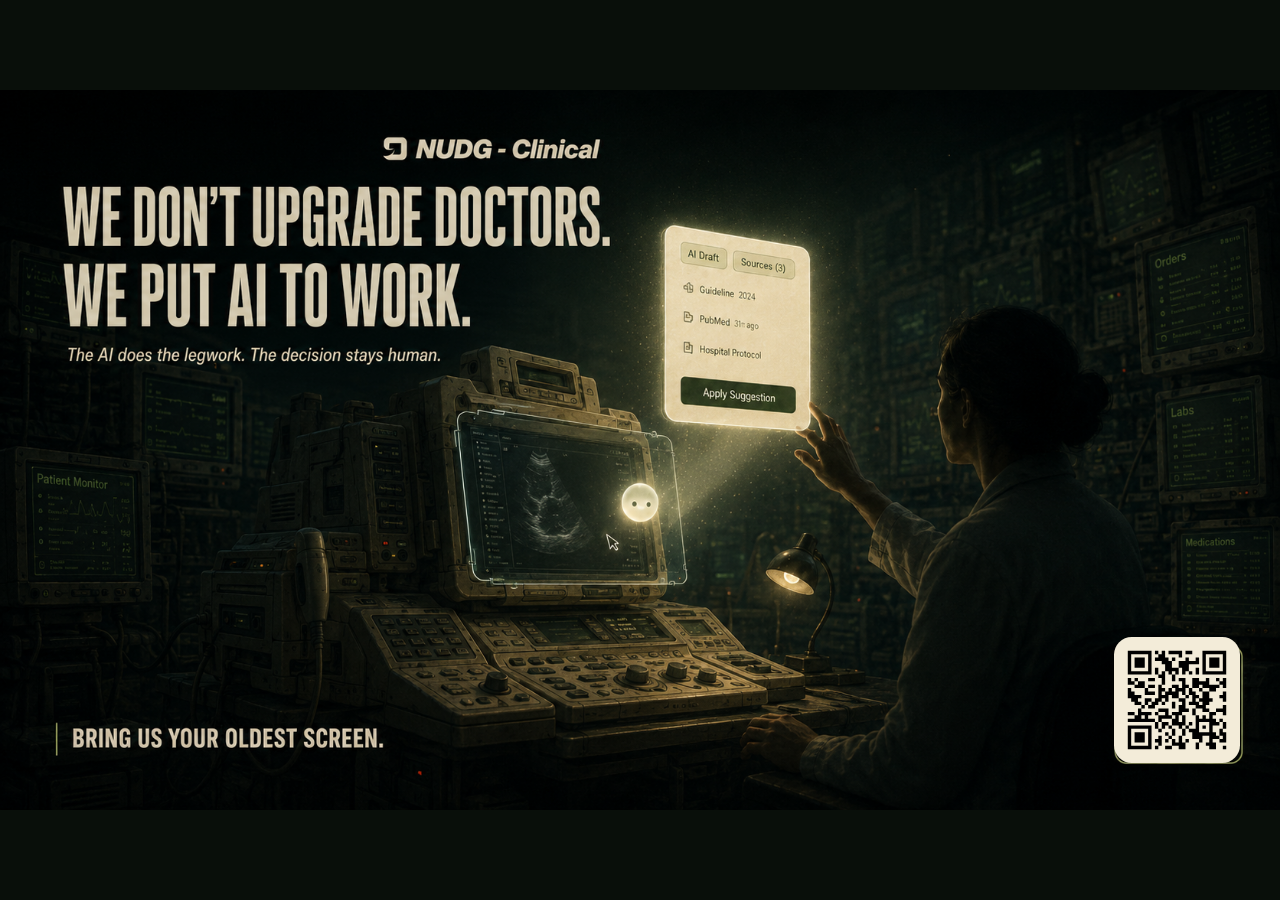
<file: card/poster.html>
<!DOCTYPE html>
<html lang="en">
<head>
<meta charset="utf-8">
<title>NUDG MD — poster</title>
<style>
  html, body { margin: 0; height: 100%; background: #090f0a; }
  body { display: flex; align-items: center; justify-content: center; }
  .frame { position: relative; display: inline-block; }
  .frame > img { max-width: 100vw; max-height: 100vh; display: block; }
  /* The real QR sits inside the poster's empty placeholder box, bottom right. */
  .qr {
    position: absolute; right: 3.1%; bottom: 6.5%; width: 9.9%; aspect-ratio: 1;
    background: #f3ecd9; border-radius: 14%; padding: 0.55%; box-sizing: border-box;
  }
  .qr img { width: 100%; height: 100%; display: block; }
</style>
</head>
<body>
  <div class="frame">
    <img src="poster.png" alt="NUDG Clinical poster: We don't upgrade doctors. We put AI to work.">
    <div class="qr"><img src="qr.svg" alt="QR code linking to github.com/pazare/nudg-md"></div>
  </div>
</body>
</html>
</file>
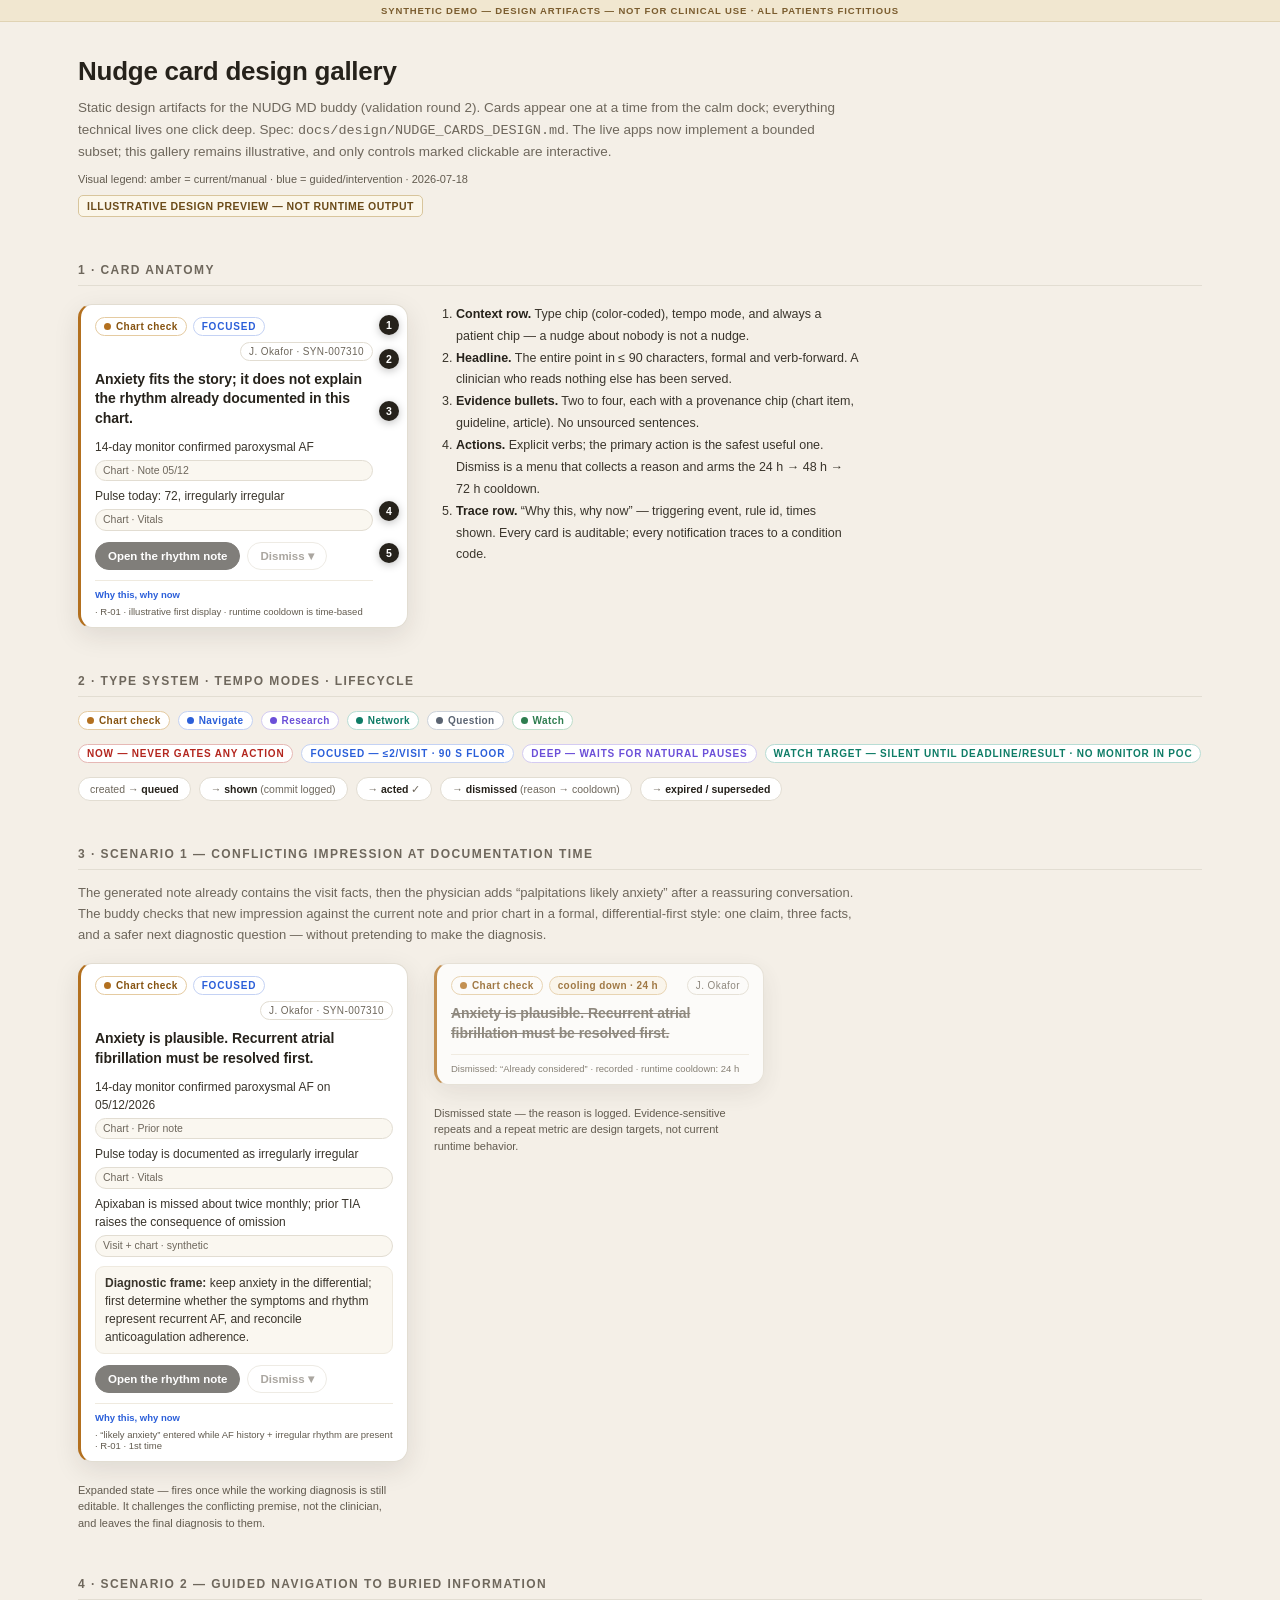
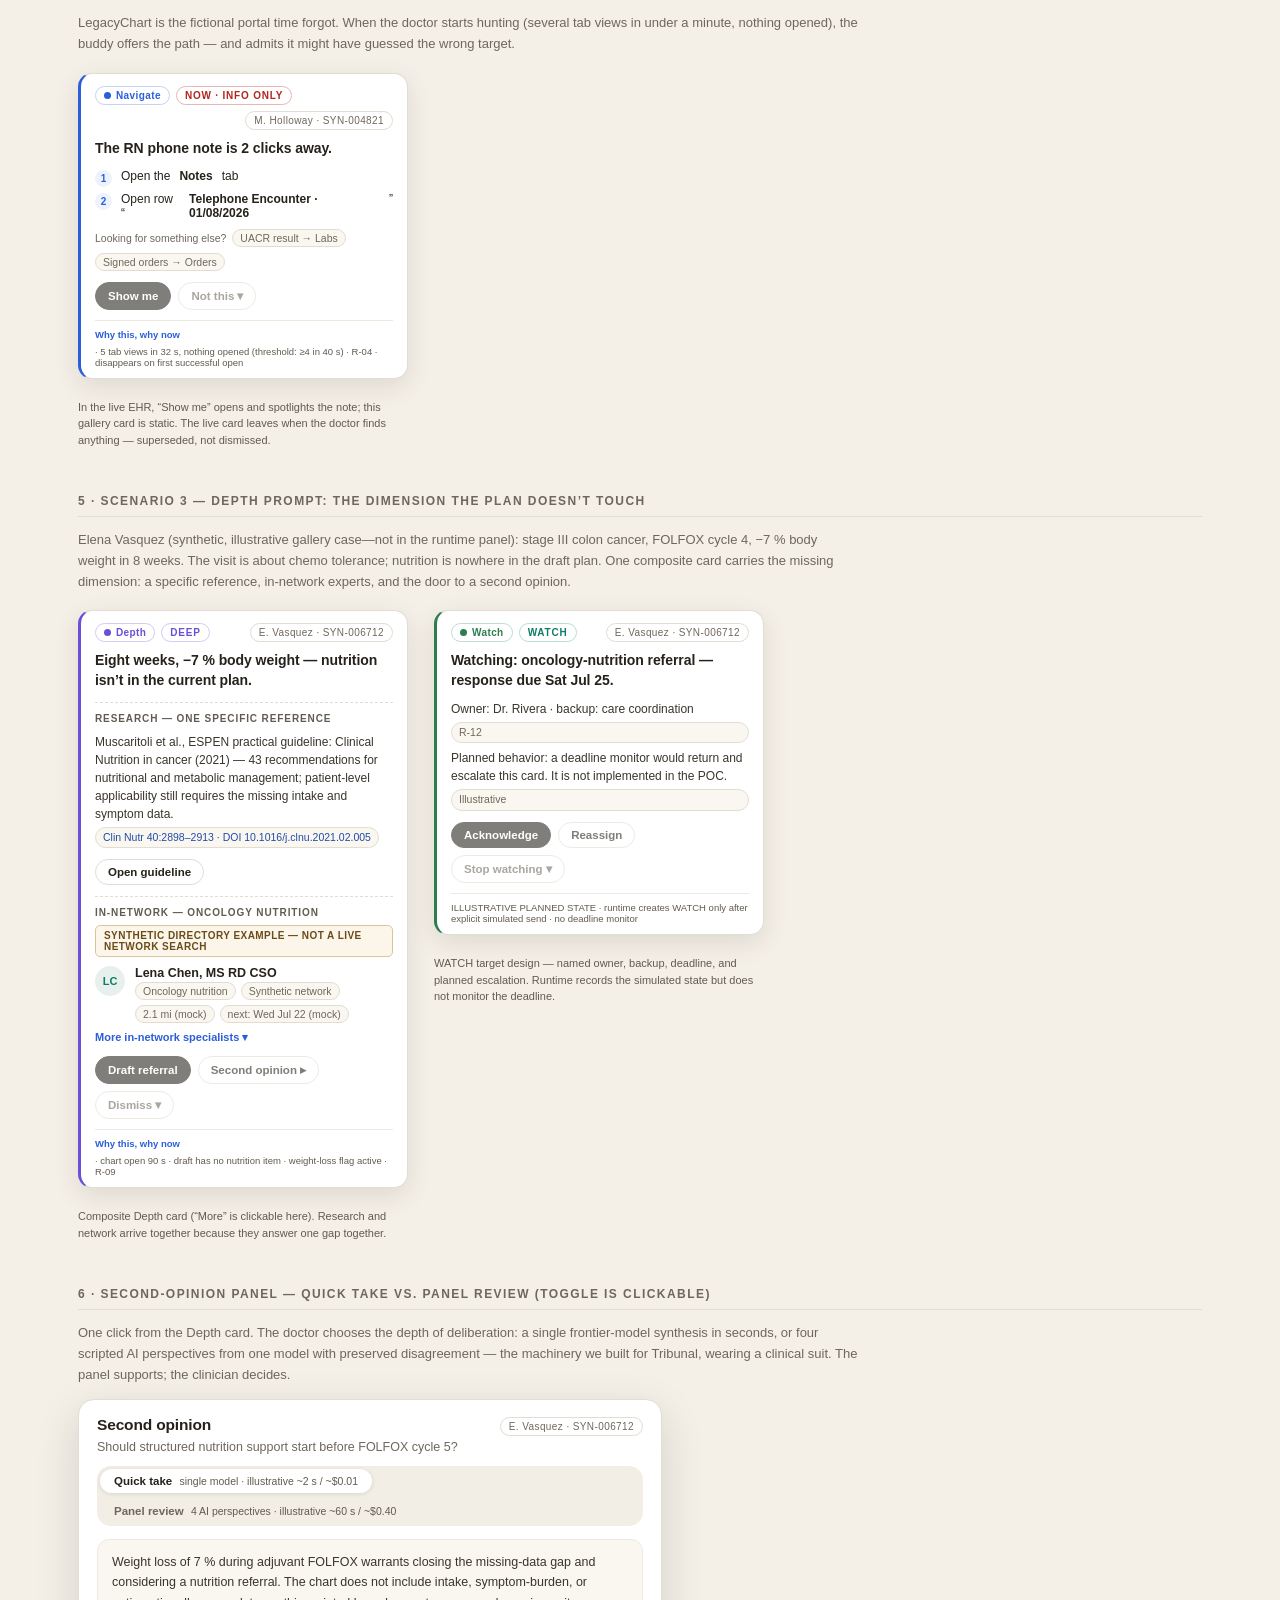
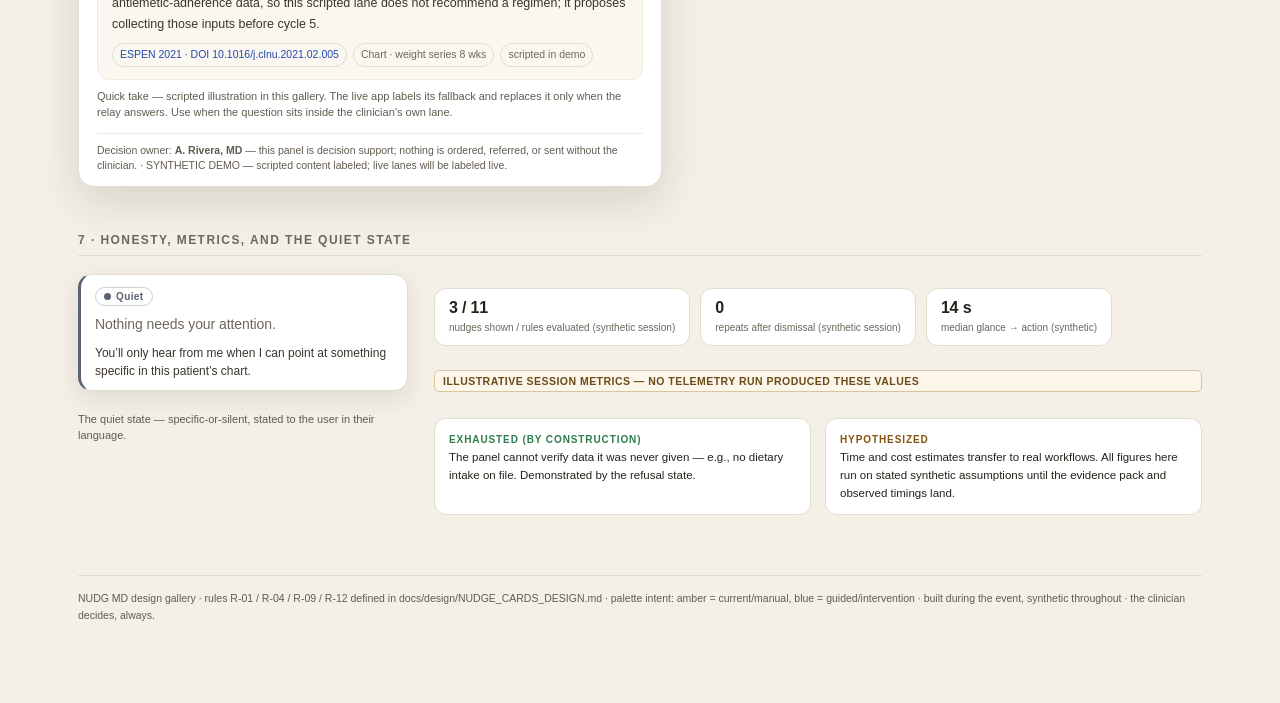
<file: design/cards.html>
<!DOCTYPE html>
<html lang="en">
<head>
<meta charset="utf-8">
<meta name="viewport" content="width=device-width, initial-scale=1">
<title>NUDG MD — Nudge card design gallery</title>
<link rel="icon" href='data:image/svg+xml,<svg xmlns="http://www.w3.org/2000/svg" viewBox="0 0 32 32"><rect width="32" height="32" rx="7" fill="%2326221b"/><path d="M6 16h5l3-7 5 14 3-7h4" stroke="white" stroke-width="2.2" fill="none" stroke-linecap="round" stroke-linejoin="round"/></svg>'>
<link rel="stylesheet" href="cards.css">
</head>
<body>
<div class="syn-strip">SYNTHETIC DEMO — DESIGN ARTIFACTS — NOT FOR CLINICAL USE · ALL PATIENTS FICTITIOUS</div>
<div class="wrap">

<header class="hero">
  <h1>Nudge card design gallery</h1>
  <p>Static design artifacts for the NUDG MD buddy (validation round 2). Cards appear one at a time from the calm dock;
     everything technical lives one click deep. Spec: <code>docs/design/NUDGE_CARDS_DESIGN.md</code>. The live apps now implement
     a bounded subset; this gallery remains illustrative, and only controls marked clickable are interactive.</p>
  <div class="hero-meta">Visual legend: amber = current/manual · blue = guided/intervention · 2026-07-18</div>
  <div class="mock-label">ILLUSTRATIVE DESIGN PREVIEW — NOT RUNTIME OUTPUT</div>
</header>

<!-- ============ 1 · ANATOMY ============ -->
<section>
  <h2>1 · Card anatomy</h2>
  <div class="anat" style="margin-top:18px">
    <div class="ncard a-chart" style="position:relative">
      <span class="marker" style="top:10px">1</span>
      <span class="marker" style="top:44px">2</span>
      <span class="marker" style="top:96px">3</span>
      <span class="marker" style="top:196px">4</span>
      <span class="marker" style="top:238px">5</span>
      <div class="nc-context">
        <span class="chip t-chart"><span class="dot" style="background:#b3701f"></span>Chart check</span>
        <span class="chip tempo focused">Focused</span>
        <span class="chip patient">J. Okafor · SYN-007310</span>
      </div>
      <h4>Anxiety fits the story; it does not explain the rhythm already documented in this chart.</h4>
      <ul class="nc-evi">
        <li>14-day monitor confirmed paroxysmal AF <span class="src">Chart · Note 05/12</span></li>
        <li>Pulse today: 72, irregularly irregular <span class="src">Chart · Vitals</span></li>
      </ul>
      <div class="nc-actions">
        <button class="nbtn primary">Open the rhythm note</button>
        <button class="nbtn dismiss">Dismiss ▾</button>
      </div>
      <div class="nc-trace"><span class="why">Why this, why now</span> · R-01 · illustrative first display · runtime cooldown is time-based</div>
    </div>
    <ol>
      <li><b>Context row.</b> Type chip (color-coded), tempo mode, and always a patient chip — a nudge about nobody is not a nudge.</li>
      <li><b>Headline.</b> The entire point in ≤ 90 characters, formal and verb-forward. A clinician who reads nothing else has been served.</li>
      <li><b>Evidence bullets.</b> Two to four, each with a provenance chip (chart item, guideline, article). No unsourced sentences.</li>
      <li><b>Actions.</b> Explicit verbs; the primary action is the safest useful one. Dismiss is a menu that collects a reason and arms the 24 h → 48 h → 72 h cooldown.</li>
      <li><b>Trace row.</b> “Why this, why now” — triggering event, rule id, times shown. Every card is auditable; every notification traces to a condition code.</li>
    </ol>
  </div>
</section>

<!-- ============ 2 · TYPES · TEMPO · LIFECYCLE ============ -->
<section>
  <h2>2 · Type system · tempo modes · lifecycle</h2>
  <div class="states">
    <span class="chip t-chart"><span class="dot" style="background:#b3701f"></span>Chart check</span>
    <span class="chip t-nav"><span class="dot" style="background:#2b5fd9"></span>Navigate</span>
    <span class="chip t-research"><span class="dot" style="background:#6b4fd8"></span>Research</span>
    <span class="chip t-network"><span class="dot" style="background:#0e7c66"></span>Network</span>
    <span class="chip t-question"><span class="dot" style="background:#5b6472"></span>Question</span>
    <span class="chip t-watch"><span class="dot" style="background:#2e7d4f"></span>Watch</span>
  </div>
  <div class="states">
    <span class="chip tempo now">NOW — never gates any action</span>
    <span class="chip tempo focused">FOCUSED — ≤2/visit · 90 s floor</span>
    <span class="chip tempo deep">DEEP — waits for natural pauses</span>
    <span class="chip tempo watch">WATCH target — silent until deadline/result · no monitor in POC</span>
  </div>
  <div class="states">
    <span class="state-chip">created → <b>queued</b></span>
    <span class="state-chip">→ <b>shown</b> (commit logged)</span>
    <span class="state-chip">→ <b>acted</b> ✓</span>
    <span class="state-chip">→ <b>dismissed</b> (reason → cooldown)</span>
    <span class="state-chip">→ <b>expired / superseded</b></span>
  </div>
</section>

<!-- ============ 3 · SCENARIO 1 ============ -->
<section>
  <h2>3 · Scenario 1 — conflicting impression at documentation time</h2>
  <p class="intro">The generated note already contains the visit facts, then the physician adds “palpitations likely anxiety” after a reassuring conversation.
     The buddy checks that new impression against the current note and prior chart in a formal, differential-first style: one claim, three facts,
     and a safer next diagnostic question — without pretending to make the diagnosis.</p>
  <div class="row">
    <div class="stack">
      <div class="ncard a-chart">
        <div class="nc-context">
          <span class="chip t-chart"><span class="dot" style="background:#b3701f"></span>Chart check</span>
          <span class="chip tempo focused">Focused</span>
          <span class="chip patient">J. Okafor · SYN-007310</span>
        </div>
        <h4>Anxiety is plausible. Recurrent atrial fibrillation must be resolved first.</h4>
        <ul class="nc-evi">
          <li>14-day monitor confirmed paroxysmal AF on 05/12/2026 <span class="src">Chart · Prior note</span></li>
          <li>Pulse today is documented as irregularly irregular <span class="src">Chart · Vitals</span></li>
          <li>Apixaban is missed about twice monthly; prior TIA raises the consequence of omission <span class="src">Visit + chart · synthetic</span></li>
        </ul>
        <div class="nc-suggest"><b>Diagnostic frame:</b> keep anxiety in the differential; first determine whether the symptoms and rhythm represent recurrent AF, and reconcile anticoagulation adherence.</div>
        <div class="nc-actions">
          <button class="nbtn primary">Open the rhythm note</button>
          <button class="nbtn dismiss">Dismiss ▾</button>
        </div>
        <div class="nc-trace"><span class="why">Why this, why now</span> · “likely anxiety” entered while AF history + irregular rhythm are present · R-01 · 1st time</div>
      </div>
      <div class="caption">Expanded state — fires once while the working diagnosis is still editable. It challenges the conflicting premise, not the clinician, and leaves the final diagnosis to them.</div>
    </div>
    <div class="stack">
      <div class="ncard a-chart is-dismissed">
        <div class="nc-context">
          <span class="chip t-chart"><span class="dot" style="background:#b3701f"></span>Chart check</span>
          <span class="chip cooldown">cooling down · 24 h</span>
          <span class="chip patient">J. Okafor</span>
        </div>
        <h4>Anxiety is plausible. Recurrent atrial fibrillation must be resolved first.</h4>
        <div class="nc-trace">Dismissed: “Already considered” · recorded · runtime cooldown: 24 h</div>
      </div>
      <div class="caption">Dismissed state — the reason is logged. Evidence-sensitive repeats and a repeat metric are design targets, not current runtime behavior.</div>
    </div>
  </div>
</section>

<!-- ============ 4 · SCENARIO 2 ============ -->
<section>
  <h2>4 · Scenario 2 — guided navigation to buried information</h2>
  <p class="intro">LegacyChart is the fictional portal time forgot. When the doctor starts hunting (several tab views in under a minute, nothing opened),
     the buddy offers the path — and admits it might have guessed the wrong target.</p>
  <div class="row">
    <div class="stack">
      <div class="ncard a-nav">
        <div class="nc-context">
          <span class="chip t-nav"><span class="dot" style="background:#2b5fd9"></span>Navigate</span>
          <span class="chip tempo now">NOW · info only</span>
          <span class="chip patient">M. Holloway · SYN-004821</span>
        </div>
        <h4>The RN phone note is 2 clicks away.</h4>
        <ol class="steps">
          <li>Open the <b>Notes</b> tab</li>
          <li>Open row “<b>Telephone Encounter · 01/08/2026</b>”</li>
        </ol>
        <div class="alt-row">Looking for something else? <span class="src">UACR result → Labs</span> <span class="src">Signed orders → Orders</span></div>
        <div class="nc-actions">
          <button class="nbtn primary">Show me</button>
          <button class="nbtn dismiss">Not this ▾</button>
        </div>
        <div class="nc-trace"><span class="why">Why this, why now</span> · 5 tab views in 32 s, nothing opened (threshold: ≥4 in 40 s) · R-04 · disappears on first successful open</div>
      </div>
      <div class="caption">In the live EHR, “Show me” opens and spotlights the note; this gallery card is static. The live card leaves when the doctor finds anything — superseded, not dismissed.</div>
    </div>
  </div>
</section>

<!-- ============ 5 · SCENARIO 3 ============ -->
<section>
  <h2>5 · Scenario 3 — depth prompt: the dimension the plan doesn’t touch</h2>
  <p class="intro">Elena Vasquez (synthetic, illustrative gallery case—not in the runtime panel): stage III colon cancer, FOLFOX cycle 4, −7 % body weight in 8 weeks.
     The visit is about chemo tolerance; nutrition is nowhere in the draft plan. One composite card carries the missing dimension:
     a specific reference, in-network experts, and the door to a second opinion.</p>
  <div class="row">
    <div class="stack">
      <div class="ncard a-depth">
        <div class="nc-context">
          <span class="chip t-research"><span class="dot" style="background:#6b4fd8"></span>Depth</span>
          <span class="chip tempo deep">Deep</span>
          <span class="chip patient">E. Vasquez · SYN-006712</span>
        </div>
        <h4>Eight weeks, −7 % body weight — nutrition isn’t in the current plan.</h4>
        <div class="nc-sect">
          <div class="nc-sect-label">Research — one specific reference</div>
          <ul class="nc-evi">
            <li>Muscaritoli et al., ESPEN practical guideline: Clinical Nutrition in cancer (2021) — 43 recommendations for nutritional and metabolic management; patient-level applicability still requires the missing intake and symptom data. <a class="src" href="https://pubmed.ncbi.nlm.nih.gov/33946039/" target="_blank" rel="noopener noreferrer">Clin Nutr 40:2898–2913 · DOI 10.1016/j.clnu.2021.02.005</a></li>
          </ul>
          <div class="nc-actions"><a class="nbtn" href="https://pubmed.ncbi.nlm.nih.gov/33946039/" target="_blank" rel="noopener noreferrer">Open guideline</a></div>
        </div>
        <div class="nc-sect">
          <div class="nc-sect-label">In-network — oncology nutrition</div>
          <div class="mock-label compact">SYNTHETIC DIRECTORY EXAMPLE — NOT A LIVE NETWORK SEARCH</div>
          <div class="spec-row">
            <div class="spec-ava">LC</div>
            <div class="spec-main">
              <div class="spec-name">Lena Chen, MS RD CSO</div>
              <div class="spec-meta"><span class="src">Oncology nutrition</span><span class="src">Synthetic network</span><span class="src">2.1 mi (mock)</span><span class="src">next: <time datetime="2026-07-22">Wed Jul 22</time> (mock)</span></div>
            </div>
          </div>
          <details class="more">
            <summary>More in-network specialists ▾</summary>
            <div class="more-list">
              <div class="spec-row"><div class="spec-ava">MO</div><div class="spec-main"><div class="spec-name">M. Okonkwo, RD</div><div class="spec-meta"><span class="src">Onc + renal nutrition</span><span class="src">4.8 mi (mock)</span><span class="src">next: <time datetime="2026-07-24">Fri Jul 24</time> (mock)</span></div></div></div>
              <div class="spec-row"><div class="spec-ava">TG</div><div class="spec-main"><div class="spec-name">Telehealth group — RD network</div><div class="spec-meta"><span class="src">Telehealth</span><span class="src">next: tomorrow</span></div></div></div>
              <div class="spec-row"><div class="spec-ava">SW</div><div class="spec-main"><div class="spec-name">S. Whitfield, MD</div><div class="spec-meta"><span class="src">Supportive oncology</span><span class="src">6.2 mi</span><span class="src">next: Aug 4</span></div></div></div>
            </div>
          </details>
        </div>
        <div class="nc-actions" style="margin-top:12px">
          <button class="nbtn primary">Draft referral</button>
          <button class="nbtn">Second opinion ▸</button>
          <button class="nbtn dismiss">Dismiss ▾</button>
        </div>
        <div class="nc-trace"><span class="why">Why this, why now</span> · chart open 90 s · draft has no nutrition item · weight-loss flag active · R-09</div>
      </div>
      <div class="caption">Composite Depth card (“More” is clickable here). Research and network arrive together because they answer one gap together.</div>
    </div>
    <div class="stack">
      <div class="ncard a-watch">
        <div class="nc-context">
          <span class="chip t-watch"><span class="dot" style="background:#2e7d4f"></span>Watch</span>
          <span class="chip tempo watch">Watch</span>
          <span class="chip patient">E. Vasquez · SYN-006712</span>
        </div>
        <h4>Watching: oncology-nutrition referral — response due <time datetime="2026-07-25">Sat Jul 25</time>.</h4>
        <ul class="nc-evi">
          <li>Owner: Dr. Rivera · backup: care coordination <span class="src">R-12</span></li>
          <li>Planned behavior: a deadline monitor would return and escalate this card. It is not implemented in the POC. <span class="src">Illustrative</span></li>
        </ul>
        <div class="nc-actions">
          <button class="nbtn primary">Acknowledge</button>
          <button class="nbtn">Reassign</button>
          <button class="nbtn dismiss">Stop watching ▾</button>
        </div>
        <div class="nc-trace">ILLUSTRATIVE PLANNED STATE · runtime creates WATCH only after explicit simulated send · no deadline monitor</div>
      </div>
      <div class="caption">WATCH target design — named owner, backup, deadline, and planned escalation. Runtime records the simulated state but does not monitor the deadline.</div>
    </div>
  </div>
</section>

<!-- ============ 6 · SECOND-OPINION PANEL ============ -->
<section>
  <h2>6 · Second-opinion panel — quick take vs. panel review (toggle is clickable)</h2>
  <p class="intro">One click from the Depth card. The doctor chooses the depth of deliberation: a single frontier-model synthesis in seconds,
     or four scripted AI perspectives from one model with preserved disagreement — the machinery we built for Tribunal, wearing a clinical suit.
     The panel supports; the clinician decides.</p>

  <div class="panel">
    <div class="panel-head">
      <h3>Second opinion</h3>
      <span class="chip patient" style="margin-left:auto">E. Vasquez · SYN-006712</span>
    </div>
    <div class="panel-q">Should structured nutrition support start before FOLFOX cycle 5?</div>

    <div class="lanes" role="tablist" aria-label="Second-opinion depth">
      <button class="lane-tab active" id="laneQuick" role="tab" aria-selected="true" aria-controls="bodyQuick">Quick take <span class="lane-meta">single model · illustrative ~2 s / ~$0.01</span></button>
      <button class="lane-tab" id="lanePanel" role="tab" aria-selected="false" aria-controls="bodyPanel" tabindex="-1">Panel review <span class="lane-meta">4 AI perspectives · illustrative ~60 s / ~$0.40</span></button>
    </div>

    <div class="lane-body" id="bodyQuick" role="tabpanel" aria-labelledby="laneQuick">
      <div class="quick">
        Weight loss of 7&nbsp;% during adjuvant FOLFOX warrants closing the missing-data gap and considering a nutrition referral.
        The chart does not include intake, symptom-burden, or antiemetic-adherence data, so this scripted lane does not recommend
        a regimen; it proposes collecting those inputs before cycle 5.
        <div class="srcs"><a class="src" href="https://pubmed.ncbi.nlm.nih.gov/33946039/" target="_blank" rel="noopener noreferrer">ESPEN 2021 · DOI 10.1016/j.clnu.2021.02.005</a><span class="src">Chart · weight series 8 wks</span><span class="src">scripted in demo</span></div>
      </div>
      <div class="caption" style="max-width:100%">Quick take — scripted illustration in this gallery. The live app labels its fallback and replaces it only when the relay answers. Use when the question sits inside the clinician’s own lane.</div>
    </div>

    <div class="lane-body" id="bodyPanel" role="tabpanel" aria-labelledby="lanePanel" hidden>
      <div class="seat"><div class="seat-name">Oncology</div><span class="stance insuff">ASSESS / REFER</span><div class="seat-say">The weight trajectory supports nutrition-risk assessment and consideration of referral; it does not establish a treatment effect. <a class="src" href="https://pubmed.ncbi.nlm.nih.gov/33946039/" target="_blank" rel="noopener noreferrer">ESPEN 2021</a></div></div>
      <div class="seat"><div class="seat-name">Nutrition</div><span class="stance insuff">INSUFFICIENT — REQUESTS DATA</span><div class="seat-say">Weight loss meets a screening trigger, but intake and symptom-burden data are missing; requests a 24-h recall and symptom grade. <a class="src" href="https://pubmed.ncbi.nlm.nih.gov/33946039/" target="_blank" rel="noopener noreferrer">ESPEN 2021</a></div></div>
      <div class="seat"><div class="seat-name">Pharmacy</div><span class="stance insuff">INSUFFICIENT — REQUESTS DATA</span><div class="seat-say">No intake or antiemetic-adherence data on file; requests a 24-h recall before any regimen change. <span class="src">Chart gap · synthetic</span></div></div>
      <div class="seat"><div class="seat-name">Primary care</div><span class="stance support">SUPPORTS REFERRAL</span><div class="seat-say">A referral could assign follow-up, but patient preference and access remain unrecorded. <span class="src">Chart gap · synthetic</span></div></div>
      <div class="agg refusal">UNDERDETERMINED <small>· 1 seat supports referral · 3 identify assessment or missing-data needs · no treatment consensus reported · <b>scripted design example</b></small></div>
      <div class="receipt"><span>ILLUSTRATIVE RECEIPT SCHEMA — NO RUNTIME RUN CREATED</span><span>4 AI perspectives from one model in proposed isolated contexts; not four independent specialists</span></div>

      <div class="mock-label wide">ILLUSTRATIVE MODELED OUTPUTS — NOT RUNTIME RESULTS, FORECASTS, OR VALIDATED OUTCOMES</div>

      <!-- viz 1: weight trajectory -->
      <div class="viz">
        <h5>Projected weight, next 16 weeks</h5>
        <div class="take">Modeled 3.6 kg difference at week 24 under placeholder assumption E1 — illustrative scenario math, not a forecast or causal effect.</div>
        <svg viewBox="0 0 460 200" role="img" aria-label="Two-line projection of weight under current plan versus with nutrition support">
          <g stroke="#efeadf" stroke-width="1">
            <line x1="40" y1="48" x2="440" y2="48"/><line x1="40" y1="104" x2="440" y2="104"/><line x1="40" y1="160" x2="440" y2="160"/>
          </g>
          <g font-size="10" fill="#625b4f">
            <text x="34" y="51" text-anchor="end">74</text><text x="34" y="107" text-anchor="end">70</text><text x="34" y="163" text-anchor="end">66 kg</text>
            <text x="40" y="178">wk 0</text><text x="173" y="178">wk 8 · today</text><text x="306" y="178">wk 16</text><text x="425" y="178">wk 24</text>
          </g>
          <line x1="173" y1="30" x2="173" y2="160" stroke="#d8d2c4" stroke-width="1" stroke-dasharray="2 3"/>
          <path d="M173,121 L240,112 L307,103 L373,100 L440,98 L440,149 L373,144.6 L307,139 L240,130.6 Z" fill="#2b5fd9" opacity="0.08"/>
          <path d="M40,48 L107,83 L173,121" fill="none" stroke="#6e675c" stroke-width="2"><title>Observed: 74.0 → 68.8 kg over 8 weeks</title></path>
          <path d="M173,121 L240,130.6 L307,139 L373,144.6 L440,149" fill="none" stroke="#b3701f" stroke-width="2" stroke-dasharray="5 4"><title>Current plan (projected): 66.8 kg at week 24</title></path>
          <path d="M173,121 L240,112 L307,103 L373,100 L440,98" fill="none" stroke="#2b5fd9" stroke-width="2" stroke-dasharray="5 4"><title>With nutrition support (projected): 70.4 kg at week 24</title></path>
          <circle cx="173" cy="121" r="3.5" fill="#26221b"/>
          <g font-size="10.5" font-weight="600">
            <text x="446" y="101" fill="#26221b">70.4</text>
            <text x="446" y="152" fill="#26221b">66.8</text>
          </g>
          <text x="248" y="96" font-size="10" fill="#26221b" font-weight="600">3.6 kg modeled difference</text>
        </svg>
        <div class="legend"><span><i style="background:#6e675c"></i>observed</span><span><i style="background:#b3701f"></i>current plan (proj.)</span><span><i style="background:#2b5fd9"></i>with nutrition support (proj.)</span></div>
        <details class="assump"><summary>Assumptions (E1) ▾</summary>
          <div class="assump-body">E1 — effect size placeholder: intervention slows loss then partially recovers intake; slope values are synthetic
          pending the evidence pack. Projection is scenario math, not a forecast; observed segment is the only data.</div>
        </details>
        <details class="chart-data"><summary>Data table ▾</summary><table><thead><tr><th scope="col">Week</th><th scope="col">Observed</th><th scope="col">Current-plan scenario</th><th scope="col">Nutrition-support scenario</th></tr></thead><tbody><tr><td>0</td><td>74.0 kg</td><td>—</td><td>—</td></tr><tr><td>8</td><td>68.8 kg</td><td>68.8 kg</td><td>68.8 kg</td></tr><tr><td>24</td><td>—</td><td>66.8 kg</td><td>70.4 kg</td></tr></tbody></table></details>
      </div>

      <!-- viz 2: time -->
      <div class="viz">
        <h5>Clinician time on this case</h5>
        <div class="take">Modeled 17-minute difference between two hypothetical workflows (A1–A3) — illustrative, not observed time saved.</div>
        <svg viewBox="0 0 460 118" role="img" aria-label="Paired bars comparing manual 23 minutes versus guided 6 minutes">
          <line x1="150" y1="16" x2="150" y2="102" stroke="#e2ddd2" stroke-width="1"/>
          <g font-size="10.5" fill="#26221b">
            <text x="142" y="42" text-anchor="end">Manual path</text>
            <text x="142" y="84" text-anchor="end">Guided by buddy</text>
          </g>
          <rect x="150" y="28" width="311" height="22" rx="4" fill="#b3701f"><title>Manual: literature search 8 + directory search 9 + coordination 6 = 23 min</title></rect>
          <rect x="150" y="70" width="81" height="22" rx="4" fill="#2b5fd9"><title>Guided: 6 min total</title></rect>
          <g font-size="10.5" fill="#26221b" font-weight="600">
            <text x="456" y="22" text-anchor="end">23 min (A1–A3)</text>
            <text x="238" y="85">6 min</text>
          </g>
        </svg>
        <details class="assump"><summary>Assumptions (A1–A3) ▾</summary>
          <div class="assump-body">A1 literature search ≈ 8 min · A2 specialist-directory search ≈ 9 min · A3 referral coordination ≈ 6 min;
          guided path ≈ 6 min total. Synthetic assumptions — replace with observed timings from demo sessions.</div>
        </details>
        <details class="chart-data"><summary>Data table ▾</summary><table><thead><tr><th scope="col">Workflow</th><th scope="col">Modeled minutes</th></tr></thead><tbody><tr><td>Manual path</td><td>23</td></tr><tr><td>Guided path</td><td>6</td></tr></tbody></table></details>
      </div>

      <!-- viz 3: cost -->
      <div class="viz">
        <h5>Costs at stake (hypothetical ranges, not expected savings)</h5>
        <div class="take">The two hypothetical ranges differ by 7–24× numerically. Without event probability or treatment effect, this is not an expected-savings estimate.</div>
        <svg viewBox="0 0 460 128" role="img" aria-label="Range bars on one shared dollar axis comparing a hypothetical complication cost with a hypothetical intervention cost">
          <line x1="150" y1="16" x2="150" y2="102" stroke="#e2ddd2" stroke-width="1"/>
          <line x1="300" y1="98" x2="300" y2="104" stroke="#d8d2c4" stroke-width="1"/>
          <line x1="450" y1="98" x2="450" y2="104" stroke="#d8d2c4" stroke-width="1"/>
          <g font-size="10.5" fill="#26221b">
            <text x="142" y="42" text-anchor="end">Complication scenario</text>
            <text x="142" y="84" text-anchor="end">Intervention cost</text>
          </g>
          <g font-size="10" fill="#625b4f">
            <text x="150" y="116">$0</text>
            <text x="300" y="116" text-anchor="middle">$8k</text>
            <text x="450" y="116" text-anchor="end">$16k</text>
          </g>
          <rect x="304" y="30" width="118" height="18" rx="4" fill="#b3701f" opacity="0.9"><title>Malnutrition-related complication cost range $8.2k–$14.5k (C1–C2)</title></rect>
          <line x1="304" y1="26" x2="304" y2="52" stroke="#b3701f" stroke-width="2"/><line x1="422" y1="26" x2="422" y2="52" stroke="#b3701f" stroke-width="2"/>
          <rect x="161" y="72" width="10" height="18" rx="4" fill="#2b5fd9"><title>MNT program + visits $0.6k–$1.1k (C3)</title></rect>
          <line x1="161" y1="68" x2="161" y2="94" stroke="#2b5fd9" stroke-width="2"/><line x1="171" y1="68" x2="171" y2="94" stroke="#2b5fd9" stroke-width="2"/>
          <g font-size="10.5" fill="#26221b" font-weight="600">
            <text x="363" y="22" text-anchor="middle">$8.2k–$14.5k (C1–C2)</text>
            <text x="178" y="85">$0.6k–$1.1k (C3)</text>
          </g>
        </svg>
        <details class="assump"><summary>Assumptions (C1–C3) ▾</summary>
          <div class="assump-body">C1 complication risk premium for unaddressed malnutrition (synthetic base rates) · C2 admission cost range
          (synthetic unit costs) · C3 medical-nutrition-therapy program + two visits. Scenario math with stated inputs — not a savings claim.</div>
        </details>
        <details class="chart-data"><summary>Data table ▾</summary><table><thead><tr><th scope="col">Hypothetical range</th><th scope="col">Low</th><th scope="col">High</th></tr></thead><tbody><tr><td>Complication scenario</td><td>$8,200</td><td>$14,500</td></tr><tr><td>Nutrition intervention</td><td>$600</td><td>$1,100</td></tr></tbody></table></details>
      </div>

      <div class="underdet"><b>Refusal state (by design):</b> if intake and symptom-burden data are missing, the panel returns
        <b>UNDERDETERMINED</b> — it declines to ratify, lists what’s missing (24-h recall, mucositis grade), and proposes the fastest
        way to get it (two questions at today’s visit). A false sense of consensus is worse than no answer.</div>
    </div>

    <div class="panel-foot">Decision owner: <b>A. Rivera, MD</b> — this panel is decision support; nothing is ordered, referred, or sent without the clinician.
      · SYNTHETIC DEMO — scripted content labeled; live lanes will be labeled live.</div>
  </div>
</section>

<!-- ============ 7 · HONESTY & METRICS ============ -->
<section>
  <h2>7 · Honesty, metrics, and the quiet state</h2>
  <div class="row">
    <div class="stack">
      <div class="ncard a-question">
        <div class="nc-context">
          <span class="chip t-question"><span class="dot" style="background:#5b6472"></span>Quiet</span>
        </div>
        <h4 style="color:#6e675c;font-weight:500">Nothing needs your attention.</h4>
        <ul class="nc-evi"><li>You’ll only hear from me when I can point at something specific in this patient’s chart.</li></ul>
      </div>
      <div class="caption">The quiet state — specific-or-silent, stated to the user in their language.</div>
    </div>
    <div class="stack" style="flex:1 1 340px;min-width:0">
      <div class="metrics">
        <div class="metric"><b>3 / 11</b><span>nudges shown / rules evaluated (synthetic session)</span></div>
        <div class="metric"><b>0</b><span>repeats after dismissal (synthetic session)</span></div>
        <div class="metric"><b>14 s</b><span>median glance → action (synthetic)</span></div>
      </div>
      <div class="mock-label wide">ILLUSTRATIVE SESSION METRICS — NO TELEMETRY RUN PRODUCED THESE VALUES</div>
      <div class="limits">
        <div class="limit exh"><b>EXHAUSTED (BY CONSTRUCTION)</b><br>The panel cannot verify data it was never given — e.g., no dietary intake on file. Demonstrated by the refusal state.</div>
        <div class="limit hyp"><b>HYPOTHESIZED</b><br>Time and cost estimates transfer to real workflows. All figures here run on stated synthetic assumptions until the evidence pack and observed timings land.</div>
      </div>
    </div>
  </div>
</section>

<footer class="end">
  NUDG MD design gallery · rules R-01 / R-04 / R-09 / R-12 defined in docs/design/NUDGE_CARDS_DESIGN.md ·
  palette intent: amber = current/manual, blue = guided/intervention · built during the event, synthetic throughout ·
  the clinician decides, always.
</footer>

</div>
<script>
  const q = document.getElementById('laneQuick'), p = document.getElementById('lanePanel');
  const bq = document.getElementById('bodyQuick'), bp = document.getElementById('bodyPanel');
  function lane(quick) {
    q.classList.toggle('active', quick); p.classList.toggle('active', !quick);
    q.setAttribute('aria-selected', String(quick)); p.setAttribute('aria-selected', String(!quick));
    q.tabIndex = quick ? 0 : -1; p.tabIndex = quick ? -1 : 0;
    bq.hidden = !quick; bp.hidden = quick;
  }
  q.addEventListener('click', () => lane(true));
  p.addEventListener('click', () => lane(false));
  [q, p].forEach((tab, index, tabs) => tab.addEventListener('keydown', (event) => {
    if (event.key !== 'ArrowLeft' && event.key !== 'ArrowRight') return;
    event.preventDefault();
    const next = tabs[index === 0 ? 1 : 0];
    lane(next === q);
    next.focus();
  }));
  document.querySelectorAll('.nbtn').forEach((button) => {
    button.disabled = true;
    button.title = 'Design preview only — this action is not wired';
  });
</script>
</body>
</html>
</file>
<file: ehr/styles.css>
/* LegacyChart — a deliberately dated (circa-2009) fictional synthetic EHR. */
* { box-sizing: border-box; }
html, body { height: 100%; }
body {
  margin: 0;
  background: #d6d3ce;
  color: #000;
  font-family: Tahoma, "Segoe UI", Verdana, Geneva, sans-serif;
  font-size: 12px;
}
.hidden { display: none !important; }
#chrome { min-height: 100vh; display: flex; flex-direction: column; }

/* Title bar */
.mc-titlebar {
  background: linear-gradient(#0a246a, #3a6ea5);
  color: #fff; padding: 6px 10px;
  display: flex; align-items: baseline; gap: 14px; flex-wrap: wrap;
}
.mc-logo { font-size: 14px; font-weight: bold; letter-spacing: 0.2px; }
.mc-logo small { font-size: 9px; font-weight: normal; }
.mc-r { font-size: 9px; vertical-align: super; }
.mc-ver { font-size: 10.5px; opacity: 0.85; }
.mc-user { margin-left: auto; font-size: 11px; }
.mc-user a { color: #cfe0ff; }

/* Training banner */
.mc-banner {
  background: #ffffcc; border-bottom: 1px solid #999; color: #7a0000;
  text-align: center; font-size: 10.5px; font-weight: bold; letter-spacing: 0.4px; padding: 3px 6px;
}

/* Toolbar */
.mc-toolbar { padding: 5px 8px; border-bottom: 1px solid #808080; background: #d6d3ce; }
button {
  font-family: inherit; font-size: 11px; color: #000;
  background: #d6d3ce; border: 2px outset #fff; padding: 2px 10px; cursor: pointer;
}
button:active { border-style: inset; }
button:disabled { color: #808080; cursor: default; }
.mc-toolbar button { margin-right: 4px; }
button:focus-visible, input:focus-visible, select:focus-visible, textarea:focus-visible, a:focus-visible, tr.click:focus-visible {
  outline: 3px solid #ffbf00; outline-offset: 2px;
}

/* Boxes and grids */
.mc-box { background: #fff; border: 1px solid #808080; margin: 10px; padding: 8px 10px 10px; min-inline-size: 0; width: calc(100% - 20px); max-width: calc(100% - 20px); }
.mc-box legend { font-size: 11px; font-weight: bold; background: #ece9d8; border: 1px solid #808080; padding: 1px 6px; }
.mc-form td { padding: 2px 6px 2px 0; font-size: 11px; white-space: nowrap; }
input, select, textarea {
  font-family: inherit; font-size: 11px;
  border: 1px solid #7f9db9; background: #fff; padding: 2px 3px;
}
textarea { font-family: "Courier New", Courier, monospace; font-size: 12px; width: 100%; }

.mc-grid { border-collapse: collapse; width: 100%; margin-top: 6px; }
.mc-grid th {
  background: #ece9d8; border: 1px solid #aca899; padding: 3px 7px;
  font-size: 11px; text-align: left; white-space: nowrap;
}
.mc-grid td { border: 1px solid #c9c5b8; padding: 3px 7px; font-size: 11px; }
.mc-grid tr:nth-child(even) td { background: #f7f6f2; }
.mc-grid tr.click { cursor: pointer; }
.mc-grid tr.click:hover td { background: #d9e5f5; }
.mc-grid tr.click:focus td { background: #c9dcf5; }
.flagH { color: #c00000; font-weight: bold; }
.flagL { color: #000080; font-weight: bold; }

.mc-msg { font-size: 11px; margin: 5px 0 0; }
.mc-msg.err { color: #c00000; }
.mc-msg.ok { color: #006600; font-weight: bold; }
.mc-hint { font-size: 10px; color: #666; margin-top: 5px; }

/* Chart */
.mc-crumb { margin: 8px 10px 0; font-size: 11px; }
.mc-crumb a, a { color: #003399; }
.mc-patbanner { background: #fff; border: 1px solid #808080; margin: 8px 10px; padding: 7px 10px; overflow-x: auto; }
.mc-patname { font-size: 14px; font-weight: bold; }
.mc-patgrid { margin-top: 3px; }
.mc-patgrid td { font-size: 11px; padding: 1px 16px 1px 0; white-space: nowrap; }
.mc-allergy { color: #c00000; font-weight: bold; font-size: 11px; margin-top: 4px; }

.mc-tabs { margin: 0 10px; }
.mc-tabs a {
  display: inline-block; padding: 3px 12px 4px; margin-right: 2px;
  border: 1px solid #808080; border-bottom: none;
  background: #d6d3ce; color: #003399; text-decoration: none;
  font-size: 11px; position: relative; top: 1px;
}
.mc-tabs a.active { background: #fff; color: #000; font-weight: bold; padding-bottom: 5px; }
.mc-tabbody {
  background: #fff; border: 1px solid #808080; margin: 0 10px 10px;
  padding: 10px 12px; min-height: 320px; flex: 1; overflow-x: auto;
}
.mc-tabbody h4 { font-size: 12px; margin: 0 0 6px; }
.mc-cols { display: flex; gap: 16px; flex-wrap: wrap; }
.mc-cols > div { flex: 1; min-width: 260px; }
.mc-list { margin: 4px 0 12px 18px; padding: 0; }
.mc-list li { margin-bottom: 3px; }

.mc-readbox {
  border: 1px solid #aca899; background: #fbfaf6; padding: 8px 10px;
  font-family: "Courier New", Courier, monospace; font-size: 12px;
  white-space: pre-wrap; margin-top: 8px; max-height: 260px; overflow: auto;
}

/* Status bar */
.mc-status {
  margin-top: auto;
  display: flex; justify-content: space-between; gap: 12px; flex-wrap: wrap;
  border-top: 1px solid #808080; background: #d6d3ce;
  padding: 3px 10px; font-size: 10.5px; color: #333;
}

@media (max-width: 760px) {
  .mc-box { overflow-x: auto; }
  .mc-box .mc-form, .mc-patgrid { min-width: 620px; }
  .mc-tabs { overflow-x: auto; white-space: nowrap; padding-bottom: 2px; }
  .mc-status { position: static; }
}

@media (prefers-reduced-motion: reduce) {
  *, *::before, *::after { scroll-behavior: auto !important; }
}
</file>
<file: shared/buddy.css>
/* NUDG MD buddy — collapsed presence, two variants (dock orb / cursor companion).
   Self-contained layer: must look right over both the modern scribe and the 2009 EHR. */

#nudgOrb, #nudgCur, #nudgPop, #nudgToast {
  font-family: -apple-system, BlinkMacSystemFont, "SF Pro Text", "Segoe UI", Roboto, Helvetica, Arial, sans-serif;
  -webkit-font-smoothing: antialiased;
  box-sizing: border-box;
}
#nudgOrb *, #nudgCur *, #nudgPop *, #nudgToast * { box-sizing: border-box; }
.nudg-hidden { display: none !important; }
.nudg-sr-only {
  position: absolute !important; width: 1px !important; height: 1px !important;
  padding: 0 !important; margin: -1px !important; overflow: hidden !important;
  clip: rect(0, 0, 0, 0) !important; white-space: nowrap !important; border: 0 !important;
}

/* ---------- Variant A: dock orb ---------- */
#nudgOrb {
  position: fixed; right: 18px; bottom: 224px; z-index: 2147483000;
  width: 48px; height: 48px; border-radius: 50%;
  background: #ffffff; border: 1px solid #e2ddd2;
  box-shadow: 0 6px 22px rgba(38, 34, 27, 0.18);
  display: flex; align-items: center; justify-content: center;
  cursor: pointer; opacity: 0.78; touch-action: none; user-select: none;
  transition: opacity 0.2s ease, box-shadow 0.2s ease;
}
#nudgOrb:hover { opacity: 1; box-shadow: 0 8px 26px rgba(38, 34, 27, 0.24); }
#nudgOrb.nudg-alive { opacity: 0.96; }
#nudgOrb svg, #nudgCur svg {
  fill: none; stroke: #26221b; stroke-width: 1.9;
  stroke-linecap: round; stroke-linejoin: round; pointer-events: none;
}
#nudgOrb svg { width: 26px; height: 26px; }
#nudgOrb.nudg-bloom svg, #nudgCur.nudg-bloom svg { animation: nudgGlyphBloom 0.55s ease; transform-origin: center; }
@keyframes nudgGlyphBloom {
  0% { transform: scale(1); }
  40% { transform: scale(1.16); }
  100% { transform: scale(1); }
}

.nudg-badge {
  position: absolute; top: -5px; right: -5px;
  min-width: 19px; height: 19px; padding: 0 5px; border-radius: 10px;
  background: #b73825; color: #fff; border: 2px solid #fff;
  font-size: 10.5px; font-weight: 700; line-height: 15px; text-align: center;
  pointer-events: none;
}

/* Activity-only state: a quiet neutral dot, no number, no red. */
.nudg-badge.nudg-dot {
  min-width: 0; width: 10px; height: 10px; padding: 0; border-radius: 50%;
  margin-top: 0; background: #98a1b3;
}

/* ---------- Variant B: cursor companion ---------- */
#nudgCur {
  position: fixed; left: 0; top: 0; z-index: 2147483000;
  width: 32px; height: 32px; border-radius: 50%;
  background: #ffffff; border: 1px solid #e2ddd2;
  box-shadow: 0 4px 14px rgba(38, 34, 27, 0.2);
  display: flex; align-items: center; justify-content: center;
  cursor: pointer; opacity: 0.55; user-select: none;
  transition: opacity 0.25s ease;
  will-change: transform;
  pointer-events: none;
}
#nudgCur.nudg-catchable { pointer-events: auto; }
#nudgCur svg { width: 17px; height: 17px; }
#nudgCur.nudg-alive { opacity: 0.98; }
#nudgCur.nudg-typing { opacity: 0.1; }
#nudgCur.nudg-gone { opacity: 0; }
#nudgCur .nudg-badge { top: -6px; right: -8px; transform: scale(0.9); }

/* ---------- Popover ---------- */
#nudgPop {
  position: fixed; z-index: 2147483001; width: min(304px, calc(100vw - 24px));
  max-height: calc(100vh - 24px); display: flex; flex-direction: column;
  background: #ffffff; border: 1px solid #e2ddd2; border-radius: 14px;
  box-shadow: 0 14px 44px rgba(38, 34, 27, 0.22);
  color: #26221b; overflow: hidden;
}
.nudg-pop-head {
  display: flex; align-items: center; justify-content: space-between;
  padding: 11px 14px 9px; border-bottom: 1px solid #f0ece2;
}
.nudg-pop-title { font-size: 12.5px; font-weight: 700; letter-spacing: 0.02em; }
.nudg-pop-title span { color: #6e675c; font-weight: 500; margin-left: 6px; font-size: 11px; }
#nudgPop button.nudg-close {
  background: none; border: none; padding: 2px 6px; margin: 0; cursor: pointer;
  color: #6e675c; font-size: 15px; line-height: 1; font-family: inherit;
}
#nudgPop button.nudg-close:hover { color: #26221b; }
.nudg-list { min-height: 0; max-height: 264px; overflow-y: auto; }
.nudg-item { display: flex; gap: 9px; padding: 9px 14px; border-bottom: 1px solid #f6f2e9; }
.nudg-item:last-child { border-bottom: none; }
.nudg-dot { width: 7px; height: 7px; border-radius: 50%; margin-top: 5px; flex: none; }
.nudg-dot.scribe { background: #d84b33; }
.nudg-dot.ehr { background: #0a246a; }
.nudg-dot.buddy { background: #2b5fd9; }
.nudg-item-text { font-size: 12.5px; line-height: 1.45; }
.nudg-item-time { font-size: 10.5px; color: #6e675c; margin-top: 2px; }
.nudg-empty { padding: 18px 16px; font-size: 12.5px; line-height: 1.55; color: #6e675c; }
.nudg-pop-foot {
  padding: 7px 12px; background: #faf7f0; border-top: 1px solid #f0ece2;
  font-size: 9.5px; color: #625b4f; text-align: center; letter-spacing: 0.03em;
}
.nudg-pop-foot button {
  border: 0; background: transparent; color: #214ba8; cursor: pointer; text-decoration: underline;
  font: inherit; padding: 0;
}
#nudgOrb:focus-visible, #nudgCur:focus-visible, #nudgPop button:focus-visible {
  outline: 3px solid #ffbf00; outline-offset: 2px;
}

/* ---------- Toast ---------- */
#nudgToast {
  position: fixed; left: 50%; bottom: 34px; transform: translateX(-50%) translateY(8px);
  z-index: 2147483002; background: #26221b; color: #f6f1e7;
  border-radius: 999px; padding: 9px 16px; font-size: 12.5px;
  opacity: 0; pointer-events: none; transition: opacity 0.25s ease, transform 0.25s ease;
}
#nudgToast.nudg-show { opacity: 1; transform: translateX(-50%) translateY(0); }

/* ---------- Popover views (Nudges | Activity) ---------- */
.nudg-tabs { display: flex; gap: 4px; padding: 8px 10px 0; }
.nudg-tab {
  font: inherit; font-size: 11px; font-weight: 600; cursor: pointer;
  border: none; border-radius: 999px; padding: 5px 12px; background: transparent; color: #6e675c;
}
.nudg-tab.active { background: #f2eee5; color: #26221b; }
#nudgCards { min-height: 0; max-height: 420px; overflow-y: auto; padding: 10px; }
#nudgPop.nudg-pop-wide { width: min(448px, calc(100vw - 24px)); }

/* ---------- Runtime nudge cards ---------- */
.nbc {
  background: #fff; border: 1px solid #e2ddd2; border-left-width: 3px; border-radius: 12px;
  padding: 11px 12px 9px; margin-bottom: 10px; box-shadow: 0 3px 12px rgba(38, 34, 27, 0.07);
}
.nbc:last-child { margin-bottom: 0; }
.nbc.a-chart { border-left-color: #b3701f; }
.nbc.a-nav { border-left-color: #2b5fd9; }
.nbc.a-depth { border-left-color: #6b4fd8; }
.nbc.a-watch { border-left-color: #2e7d4f; }
.nbc-ctx { display: flex; align-items: center; gap: 5px; flex-wrap: wrap; }
.nbc-chip {
  font-size: 9.5px; font-weight: 700; letter-spacing: 0.05em; border-radius: 999px;
  padding: 2px 8px; border: 1px solid #e2ddd2; color: #6e675c; background: #fff; white-space: nowrap;
}
.nbc-chip.t-chart { color: #85520f; border-color: #e5cba1; }
.nbc-chip.t-nav { color: #214ba8; border-color: #c4d2f4; }
.nbc-chip.t-depth { color: #53409e; border-color: #d4cbf2; }
.nbc-chip.t-watch { color: #226240; border-color: #bedecb; }
.nbc-chip.pt { margin-left: auto; font-weight: 500; max-width: 46%; overflow: hidden; text-overflow: ellipsis; }
.nbc h4 { font-size: 13.5px; font-weight: 650; line-height: 1.4; margin: 8px 0 0; color: #26221b; }
.nbc-evi { list-style: none; margin: 8px 0 0; padding: 0; display: flex; flex-direction: column; gap: 5px; }
.nbc-evi li { font-size: 12px; line-height: 1.5; color: #3a352c; display: flex; flex-wrap: wrap; gap: 4px 8px; align-items: baseline; justify-content: space-between; }
.nbc-src { font-size: 9.5px; color: #6e675c; border: 1px solid #e9e3d6; background: #faf7f0; border-radius: 999px; padding: 1px 7px; white-space: normal; overflow-wrap: anywhere; max-width: 100%; }
.nbc-src-link { text-decoration: none; color: #214ba8; }
.nbc-src-link:hover { text-decoration: underline; }
.nbc-frame { font-size: 12px; line-height: 1.5; color: #3a352c; background: #faf7f0; border: 1px solid #efeadf; border-radius: 8px; padding: 6px 9px; margin-top: 8px; }
.nbc-steps { list-style: none; counter-reset: ns; margin: 8px 0 0; padding: 0; display: flex; flex-direction: column; gap: 5px; }
.nbc-steps li { counter-increment: ns; display: flex; gap: 8px; font-size: 12px; color: #3a352c; align-items: baseline; }
.nbc-steps li::before {
  content: counter(ns); flex: none; width: 16px; height: 16px; border-radius: 50%;
  background: #eef2fc; color: #214ba8; font-size: 9.5px; font-weight: 700;
  display: inline-flex; align-items: center; justify-content: center; transform: translateY(2px);
}
.nbc-spec { display: flex; gap: 8px; margin-top: 8px; align-items: flex-start; }
.nbc-ava {
  flex: none; width: 26px; height: 26px; border-radius: 50%; background: #e8f0ed; color: #0e6a58;
  font-size: 10px; font-weight: 700; display: flex; align-items: center; justify-content: center;
}
.nbc-spec-name { font-size: 12px; font-weight: 650; color: #26221b; }
.nbc-spec-meta { display: flex; flex-wrap: wrap; gap: 4px; margin-top: 2px; }
.nbc-sect { margin-top: 9px; padding-top: 8px; border-top: 1px dashed #e9e3d6; }
.nbc-sect-label { font-size: 9px; font-weight: 700; letter-spacing: 0.09em; color: #6e675c; }
.nbc-more { margin-top: 6px; }
.nbc-more summary { cursor: pointer; font-size: 11px; color: #214ba8; font-weight: 600; list-style: none; }
.nbc-more summary::-webkit-details-marker { display: none; }
.nbc-actions { display: flex; flex-wrap: wrap; gap: 6px; margin-top: 10px; }
.nbc-btn {
  font: inherit; font-size: 11px; font-weight: 650; cursor: pointer;
  border-radius: 999px; padding: 5px 11px; border: 1px solid #e2ddd2; background: #fff; color: #26221b;
}
.nbc-btn.primary { background: #26221b; border-color: #26221b; color: #fff; }
.nbc-btn.quiet { color: #6e675c; }
.nbc-btn:disabled { opacity: 0.55; cursor: default; }
.nbc-trace {
  margin-top: 9px; padding-top: 7px; border-top: 1px solid #f0ece2;
  font-size: 9.5px; color: #625b4f; line-height: 1.5;
}
.nbc-dismiss-menu { display: flex; flex-wrap: wrap; gap: 5px; margin-top: 7px; }
.nudg-cards-empty { padding: 16px 12px; font-size: 12px; line-height: 1.55; color: #6e675c; }

/* ---------- Peek (the nudge itself, sliding in near the buddy) ---------- */
#nudgPeek {
  position: fixed; z-index: 2147483001; width: min(296px, calc(100vw - 24px));
  background: #fff; border: 1px solid #e2ddd2; border-left-width: 3px; border-radius: 12px;
  box-shadow: 0 12px 34px rgba(38, 34, 27, 0.22); padding: 10px 12px;
  opacity: 0; transform: translateY(8px); transition: opacity 0.25s ease, transform 0.25s ease;
  pointer-events: none;
}
#nudgPeek.nudg-show { opacity: 1; transform: translateY(0); pointer-events: auto; }
#nudgPeek .nbc-ctx { margin-bottom: 6px; }
#nudgPeek h4 { font-size: 12.5px; font-weight: 650; line-height: 1.4; margin: 0; color: #26221b; }
#nudgPeek .nbc-actions { margin-top: 8px; }

/* ---------- Second-opinion panel (runtime) ---------- */
.nbp-head { font-size: 13px; font-weight: 650; color: #26221b; }
.nbp-q { font-size: 11.5px; color: #6e675c; margin-top: 3px; line-height: 1.45; }
.nbp-lanes { display: flex; flex-wrap: wrap; gap: 5px; margin-top: 9px; background: #f2eee5; border-radius: 14px; padding: 3px; width: max-content; max-width: 100%; }
.nbp-lane {
  font: inherit; font-size: 10.5px; font-weight: 650; cursor: pointer;
  border: none; border-radius: 999px; padding: 5px 11px; background: transparent; color: #6e675c;
}
.nbp-lane.active { background: #fff; color: #26221b; box-shadow: 0 1px 4px rgba(38, 34, 27, 0.12); }
.nbp-body { margin-top: 10px; }
.nbp-quick { font-size: 12px; line-height: 1.6; color: #3a352c; background: #faf7f0; border: 1px solid #efeadf; border-radius: 10px; padding: 10px 12px; }
.nbp-seat { display: flex; gap: 8px; padding: 8px 2px; border-bottom: 1px solid #f0ece2; align-items: flex-start; }
.nbp-seat:last-of-type { border-bottom: none; }
.nbp-seat-name { flex: none; width: 84px; font-size: 11px; font-weight: 650; color: #26221b; padding-top: 1px; }
.nbp-stance { flex: none; font-size: 9px; font-weight: 700; letter-spacing: 0.05em; border-radius: 999px; padding: 2px 7px; border: 1px solid; }
.nbp-stance.support { color: #226240; border-color: #bedecb; background: #f3faf5; }
.nbp-stance.insufficient { color: #85520f; border-color: #e5cba1; background: #fdf7ec; }
.nbp-stance.oppose { color: #8f1d16; border-color: #e6b8b5; background: #fdf1f0; }
.nbp-say { font-size: 11px; color: #3a352c; line-height: 1.5; }
.nbp-agg { margin-top: 8px; background: #f6f3ea; border: 1px solid #efeadf; border-radius: 8px; padding: 7px 10px; font-size: 11.5px; font-weight: 650; color: #26221b; }
.nbp-agg small { font-weight: 500; color: #6e675c; }
.nbp-receipt { margin-top: 6px; font-family: ui-monospace, "SF Mono", Menlo, monospace; font-size: 9px; color: #625b4f; line-height: 1.6; }
.nb-mode {
  display: inline-block; font-size: 9px; font-weight: 700; letter-spacing: 0.05em;
  border-radius: 999px; padding: 2px 8px; margin-bottom: 6px; border: 1px solid;
}
.nb-mode.live { color: #226240; border-color: #bedecb; background: #f3faf5; }
.nb-mode.scripted { color: #85520f; border-color: #e5cba1; background: #fdf7ec; }
.nbp-spin {
  width: 14px; height: 14px; border-radius: 50%; border: 2px solid #e2ddd2; border-top-color: #2b5fd9;
  animation: nudgSpin 0.8s linear infinite; display: inline-block; vertical-align: -3px; margin-right: 6px;
}
@keyframes nudgSpin { to { transform: rotate(360deg); } }
.nbp-back { margin-bottom: 8px; }

@media (max-width: 420px) {
  .nbp-seat { flex-wrap: wrap; }
  .nbp-seat-name { width: auto; min-width: 82px; }
  .nbp-say { flex-basis: 100%; }
  .nbc-chip.pt { margin-left: 0; max-width: 100%; }
}

/* ---------- EHR spotlight (driven by buddy commands) ---------- */
.nudg-spotlight { outline: 3px solid #2b5fd9 !important; outline-offset: -1px; transition: outline-color 0.4s ease; }
.nudg-spotlight td { background: #d9e5f5 !important; }

@media (prefers-reduced-motion: reduce) {
  #nudgOrb, #nudgCur, #nudgToast, #nudgPeek { transition: none; }
  #nudgOrb.nudg-bloom svg, #nudgCur.nudg-bloom svg { animation: none; }
  .nbp-spin { animation-duration: 1.6s; }
}
</file>
<file: ehr2/styles.css>
/* LegacyChart — a deliberately dated (circa-2009) fictional synthetic EHR. */
* { box-sizing: border-box; }
html, body { height: 100%; }
body {
  margin: 0;
  background: #d6d3ce;
  color: #000;
  font-family: Tahoma, "Segoe UI", Verdana, Geneva, sans-serif;
  font-size: 12px;
}
.hidden { display: none !important; }
#chrome { min-height: 100vh; display: flex; flex-direction: column; }

/* Title bar */
.mc-titlebar {
  background: linear-gradient(#0a246a, #3a6ea5);
  color: #fff; padding: 6px 10px;
  display: flex; align-items: baseline; gap: 14px; flex-wrap: wrap;
}
.mc-logo { font-size: 14px; font-weight: bold; letter-spacing: 0.2px; }
.mc-logo small { font-size: 9px; font-weight: normal; }
.mc-r { font-size: 9px; vertical-align: super; }
.mc-ver { font-size: 10.5px; opacity: 0.85; }
.mc-user { margin-left: auto; font-size: 11px; }
.mc-user a { color: #cfe0ff; }

/* Training banner */
.mc-banner {
  background: #ffffcc; border-bottom: 1px solid #999; color: #7a0000;
  text-align: center; font-size: 10.5px; font-weight: bold; letter-spacing: 0.4px; padding: 3px 6px;
}

/* Toolbar */
.mc-toolbar { padding: 5px 8px; border-bottom: 1px solid #808080; background: #d6d3ce; }
button {
  font-family: inherit; font-size: 11px; color: #000;
  background: #d6d3ce; border: 2px outset #fff; padding: 2px 10px; cursor: pointer;
}
button:active { border-style: inset; }
button:disabled { color: #808080; cursor: default; }
.mc-toolbar button { margin-right: 4px; }
button:focus-visible, input:focus-visible, select:focus-visible, textarea:focus-visible, a:focus-visible, tr.click:focus-visible {
  outline: 3px solid #ffbf00; outline-offset: 2px;
}

/* Boxes and grids */
.mc-box { background: #fff; border: 1px solid #808080; margin: 10px; padding: 8px 10px 10px; min-inline-size: 0; width: calc(100% - 20px); max-width: calc(100% - 20px); }
.mc-box legend { font-size: 11px; font-weight: bold; background: #ece9d8; border: 1px solid #808080; padding: 1px 6px; }
.mc-form td { padding: 2px 6px 2px 0; font-size: 11px; white-space: nowrap; }
input, select, textarea {
  font-family: inherit; font-size: 11px;
  border: 1px solid #7f9db9; background: #fff; padding: 2px 3px;
}
textarea { font-family: "Courier New", Courier, monospace; font-size: 12px; width: 100%; }

.mc-grid { border-collapse: collapse; width: 100%; margin-top: 6px; }
.mc-grid th {
  background: #ece9d8; border: 1px solid #aca899; padding: 3px 7px;
  font-size: 11px; text-align: left; white-space: nowrap;
}
.mc-grid td { border: 1px solid #c9c5b8; padding: 3px 7px; font-size: 11px; }
.mc-grid tr:nth-child(even) td { background: #f7f6f2; }
.mc-grid tr.click { cursor: pointer; }
.mc-grid tr.click:hover td { background: #d9e5f5; }
.mc-grid tr.click:focus td { background: #c9dcf5; }
.flagH { color: #c00000; font-weight: bold; }
.flagL { color: #000080; font-weight: bold; }

.mc-msg { font-size: 11px; margin: 5px 0 0; }
.mc-msg.err { color: #c00000; }
.mc-msg.ok { color: #006600; font-weight: bold; }
.mc-hint { font-size: 10px; color: #666; margin-top: 5px; }

/* Chart */
.mc-crumb { margin: 8px 10px 0; font-size: 11px; }
.mc-crumb a, a { color: #003399; }
.mc-patbanner { background: #fff; border: 1px solid #808080; margin: 8px 10px; padding: 7px 10px; overflow-x: auto; }
.mc-patname { font-size: 14px; font-weight: bold; }
.mc-patgrid { margin-top: 3px; }
.mc-patgrid td { font-size: 11px; padding: 1px 16px 1px 0; white-space: nowrap; }
.mc-allergy { color: #c00000; font-weight: bold; font-size: 11px; margin-top: 4px; }

.mc-tabs { margin: 0 10px; }
.mc-tabs a {
  display: inline-block; padding: 3px 12px 4px; margin-right: 2px;
  border: 1px solid #808080; border-bottom: none;
  background: #d6d3ce; color: #003399; text-decoration: none;
  font-size: 11px; position: relative; top: 1px;
}
.mc-tabs a.active { background: #fff; color: #000; font-weight: bold; padding-bottom: 5px; }
.mc-tabbody {
  background: #fff; border: 1px solid #808080; margin: 0 10px 10px;
  padding: 10px 12px; min-height: 320px; flex: 1; overflow-x: auto;
}
.mc-tabbody h4 { font-size: 12px; margin: 0 0 6px; }
.mc-cols { display: flex; gap: 16px; flex-wrap: wrap; }
.mc-cols > div { flex: 1; min-width: 260px; }
.mc-list { margin: 4px 0 12px 18px; padding: 0; }
.mc-list li { margin-bottom: 3px; }

.mc-readbox {
  border: 1px solid #aca899; background: #fbfaf6; padding: 8px 10px;
  font-family: "Courier New", Courier, monospace; font-size: 12px;
  white-space: pre-wrap; margin-top: 8px; max-height: 260px; overflow: auto;
}

/* Status bar */
.mc-status {
  margin-top: auto;
  display: flex; justify-content: space-between; gap: 12px; flex-wrap: wrap;
  border-top: 1px solid #808080; background: #d6d3ce;
  padding: 3px 10px; font-size: 10.5px; color: #333;
}

@media (max-width: 760px) {
  .mc-box { overflow-x: auto; }
  .mc-box .mc-form, .mc-patgrid { min-width: 620px; }
  .mc-tabs { overflow-x: auto; white-space: nowrap; padding-bottom: 2px; }
  .mc-status { position: static; }
}

@media (prefers-reduced-motion: reduce) {
  *, *::before, *::after { scroll-behavior: auto !important; }
}
</file>
<file: shared2/buddy.css>
/* NUDG MD buddy — collapsed presence, two variants (dock orb / cursor companion).
   Self-contained layer: must look right over both the modern scribe and the 2009 EHR. */

#nudgOrb, #nudgCur, #nudgPop, #nudgToast {
  font-family: -apple-system, BlinkMacSystemFont, "SF Pro Text", "Segoe UI", Roboto, Helvetica, Arial, sans-serif;
  -webkit-font-smoothing: antialiased;
  box-sizing: border-box;
}
#nudgOrb *, #nudgCur *, #nudgPop *, #nudgToast * { box-sizing: border-box; }
.nudg-hidden { display: none !important; }
.nudg-sr-only {
  position: absolute !important; width: 1px !important; height: 1px !important;
  padding: 0 !important; margin: -1px !important; overflow: hidden !important;
  clip: rect(0, 0, 0, 0) !important; white-space: nowrap !important; border: 0 !important;
}

/* ---------- Variant A: dock orb ---------- */
#nudgOrb {
  position: fixed; right: 18px; bottom: 224px; z-index: 2147483000;
  width: 48px; height: 48px; border-radius: 50%;
  background: #ffffff; border: 1px solid #e2ddd2;
  box-shadow: 0 6px 22px rgba(38, 34, 27, 0.18);
  display: flex; align-items: center; justify-content: center;
  cursor: pointer; opacity: 0.78; touch-action: none; user-select: none;
  transition: opacity 0.2s ease, box-shadow 0.2s ease;
}
#nudgOrb:hover { opacity: 1; box-shadow: 0 8px 26px rgba(38, 34, 27, 0.24); }
#nudgOrb.nudg-alive { opacity: 0.96; }
#nudgOrb svg, #nudgCur svg {
  fill: none; stroke: #26221b; stroke-width: 1.9;
  stroke-linecap: round; stroke-linejoin: round; pointer-events: none;
}
#nudgOrb svg { width: 26px; height: 26px; }
#nudgOrb.nudg-bloom svg, #nudgCur.nudg-bloom svg { animation: nudgGlyphBloom 0.55s ease; transform-origin: center; }
@keyframes nudgGlyphBloom {
  0% { transform: scale(1); }
  40% { transform: scale(1.16); }
  100% { transform: scale(1); }
}

.nudg-badge {
  position: absolute; top: -5px; right: -5px;
  min-width: 19px; height: 19px; padding: 0 5px; border-radius: 10px;
  background: #b73825; color: #fff; border: 2px solid #fff;
  font-size: 10.5px; font-weight: 700; line-height: 15px; text-align: center;
  pointer-events: none;
}

/* Activity-only state: a quiet neutral dot, no number, no red. */
.nudg-badge.nudg-dot {
  min-width: 0; width: 10px; height: 10px; padding: 0; border-radius: 50%;
  margin-top: 0; background: #98a1b3;
}

/* ---------- Variant B: cursor companion ---------- */
#nudgCur {
  position: fixed; left: 0; top: 0; z-index: 2147483000;
  width: 32px; height: 32px; border-radius: 50%;
  background: #ffffff; border: 1px solid #e2ddd2;
  box-shadow: 0 4px 14px rgba(38, 34, 27, 0.2);
  display: flex; align-items: center; justify-content: center;
  cursor: pointer; opacity: 0.55; user-select: none;
  transition: opacity 0.25s ease;
  will-change: transform;
  pointer-events: none;
}
#nudgCur.nudg-catchable { pointer-events: auto; }
#nudgCur svg { width: 17px; height: 17px; }
#nudgCur.nudg-alive { opacity: 0.98; }
#nudgCur.nudg-typing { opacity: 0.1; }
#nudgCur.nudg-gone { opacity: 0; }
#nudgCur .nudg-badge { top: -6px; right: -8px; transform: scale(0.9); }

/* ---------- Popover ---------- */
#nudgPop {
  position: fixed; z-index: 2147483001; width: min(304px, calc(100vw - 24px));
  max-height: calc(100vh - 24px); display: flex; flex-direction: column;
  background: #ffffff; border: 1px solid #e2ddd2; border-radius: 14px;
  box-shadow: 0 14px 44px rgba(38, 34, 27, 0.22);
  color: #26221b; overflow: hidden;
}
.nudg-pop-head {
  display: flex; align-items: center; justify-content: space-between;
  padding: 11px 14px 9px; border-bottom: 1px solid #f0ece2;
}
.nudg-pop-title { font-size: 12.5px; font-weight: 700; letter-spacing: 0.02em; }
.nudg-pop-title span { color: #6e675c; font-weight: 500; margin-left: 6px; font-size: 11px; }
#nudgPop button.nudg-close {
  background: none; border: none; padding: 2px 6px; margin: 0; cursor: pointer;
  color: #6e675c; font-size: 15px; line-height: 1; font-family: inherit;
}
#nudgPop button.nudg-close:hover { color: #26221b; }
.nudg-list { min-height: 0; max-height: 264px; overflow-y: auto; }
.nudg-item { display: flex; gap: 9px; padding: 9px 14px; border-bottom: 1px solid #f6f2e9; }
.nudg-item:last-child { border-bottom: none; }
.nudg-dot { width: 7px; height: 7px; border-radius: 50%; margin-top: 5px; flex: none; }
.nudg-dot.scribe { background: #d84b33; }
.nudg-dot.ehr { background: #0a246a; }
.nudg-dot.buddy { background: #2b5fd9; }
.nudg-item-text { font-size: 12.5px; line-height: 1.45; }
.nudg-item-time { font-size: 10.5px; color: #6e675c; margin-top: 2px; }
.nudg-empty { padding: 18px 16px; font-size: 12.5px; line-height: 1.55; color: #6e675c; }
.nudg-pop-foot {
  padding: 7px 12px; background: #faf7f0; border-top: 1px solid #f0ece2;
  font-size: 9.5px; color: #625b4f; text-align: center; letter-spacing: 0.03em;
}
.nudg-pop-foot button {
  border: 0; background: transparent; color: #214ba8; cursor: pointer; text-decoration: underline;
  font: inherit; padding: 0;
}
#nudgOrb:focus-visible, #nudgCur:focus-visible, #nudgPop button:focus-visible {
  outline: 3px solid #ffbf00; outline-offset: 2px;
}

/* ---------- Toast ---------- */
#nudgToast {
  position: fixed; left: 50%; bottom: 34px; transform: translateX(-50%) translateY(8px);
  z-index: 2147483002; background: #26221b; color: #f6f1e7;
  border-radius: 999px; padding: 9px 16px; font-size: 12.5px;
  opacity: 0; pointer-events: none; transition: opacity 0.25s ease, transform 0.25s ease;
}
#nudgToast.nudg-show { opacity: 1; transform: translateX(-50%) translateY(0); }

/* ---------- Popover views (Nudges | Activity) ---------- */
.nudg-tabs { display: flex; gap: 4px; padding: 8px 10px 0; }
.nudg-tab {
  font: inherit; font-size: 11px; font-weight: 600; cursor: pointer;
  border: none; border-radius: 999px; padding: 5px 12px; background: transparent; color: #6e675c;
}
.nudg-tab.active { background: #f2eee5; color: #26221b; }
#nudgCards { min-height: 0; max-height: 420px; overflow-y: auto; padding: 10px; }
#nudgPop.nudg-pop-wide { width: min(448px, calc(100vw - 24px)); }

/* ---------- Runtime nudge cards ---------- */
.nbc {
  background: #fff; border: 1px solid #e2ddd2; border-left-width: 3px; border-radius: 12px;
  padding: 11px 12px 9px; margin-bottom: 10px; box-shadow: 0 3px 12px rgba(38, 34, 27, 0.07);
}
.nbc:last-child { margin-bottom: 0; }
.nbc.a-chart { border-left-color: #b3701f; }
.nbc.a-nav { border-left-color: #2b5fd9; }
.nbc.a-depth { border-left-color: #6b4fd8; }
.nbc.a-watch { border-left-color: #2e7d4f; }
.nbc-ctx { display: flex; align-items: center; gap: 5px; flex-wrap: wrap; }
.nbc-chip {
  font-size: 9.5px; font-weight: 700; letter-spacing: 0.05em; border-radius: 999px;
  padding: 2px 8px; border: 1px solid #e2ddd2; color: #6e675c; background: #fff; white-space: nowrap;
}
.nbc-chip.t-chart { color: #85520f; border-color: #e5cba1; }
.nbc-chip.t-nav { color: #214ba8; border-color: #c4d2f4; }
.nbc-chip.t-depth { color: #53409e; border-color: #d4cbf2; }
.nbc-chip.t-watch { color: #226240; border-color: #bedecb; }
.nbc-chip.pt { margin-left: auto; font-weight: 500; max-width: 46%; overflow: hidden; text-overflow: ellipsis; }
.nbc h4 { font-size: 13.5px; font-weight: 650; line-height: 1.4; margin: 8px 0 0; color: #26221b; }
.nbc-evi { list-style: none; margin: 8px 0 0; padding: 0; display: flex; flex-direction: column; gap: 5px; }
.nbc-evi li { font-size: 12px; line-height: 1.5; color: #3a352c; display: flex; flex-wrap: wrap; gap: 4px 8px; align-items: baseline; justify-content: space-between; }
.nbc-src { font-size: 9.5px; color: #6e675c; border: 1px solid #e9e3d6; background: #faf7f0; border-radius: 999px; padding: 1px 7px; white-space: normal; overflow-wrap: anywhere; max-width: 100%; }
.nbc-src-link { text-decoration: none; color: #214ba8; }
.nbc-src-link:hover { text-decoration: underline; }
.nbc-frame { font-size: 12px; line-height: 1.5; color: #3a352c; background: #faf7f0; border: 1px solid #efeadf; border-radius: 8px; padding: 6px 9px; margin-top: 8px; }
.nbc-steps { list-style: none; counter-reset: ns; margin: 8px 0 0; padding: 0; display: flex; flex-direction: column; gap: 5px; }
.nbc-steps li { counter-increment: ns; display: flex; gap: 8px; font-size: 12px; color: #3a352c; align-items: baseline; }
.nbc-steps li::before {
  content: counter(ns); flex: none; width: 16px; height: 16px; border-radius: 50%;
  background: #eef2fc; color: #214ba8; font-size: 9.5px; font-weight: 700;
  display: inline-flex; align-items: center; justify-content: center; transform: translateY(2px);
}
.nbc-spec { display: flex; gap: 8px; margin-top: 8px; align-items: flex-start; }
.nbc-ava {
  flex: none; width: 26px; height: 26px; border-radius: 50%; background: #e8f0ed; color: #0e6a58;
  font-size: 10px; font-weight: 700; display: flex; align-items: center; justify-content: center;
}
.nbc-spec-name { font-size: 12px; font-weight: 650; color: #26221b; }
.nbc-spec-meta { display: flex; flex-wrap: wrap; gap: 4px; margin-top: 2px; }
.nbc-sect { margin-top: 9px; padding-top: 8px; border-top: 1px dashed #e9e3d6; }
.nbc-sect-label { font-size: 9px; font-weight: 700; letter-spacing: 0.09em; color: #6e675c; }
.nbc-more { margin-top: 6px; }
.nbc-more summary { cursor: pointer; font-size: 11px; color: #214ba8; font-weight: 600; list-style: none; }
.nbc-more summary::-webkit-details-marker { display: none; }
.nbc-actions { display: flex; flex-wrap: wrap; gap: 6px; margin-top: 10px; }
.nbc-btn {
  font: inherit; font-size: 11px; font-weight: 650; cursor: pointer;
  border-radius: 999px; padding: 5px 11px; border: 1px solid #e2ddd2; background: #fff; color: #26221b;
}
.nbc-btn.primary { background: #26221b; border-color: #26221b; color: #fff; }
.nbc-btn.quiet { color: #6e675c; }
.nbc-btn:disabled { opacity: 0.55; cursor: default; }
.nbc-trace {
  margin-top: 9px; padding-top: 7px; border-top: 1px solid #f0ece2;
  font-size: 9.5px; color: #625b4f; line-height: 1.5;
}
.nbc-dismiss-menu { display: flex; flex-wrap: wrap; gap: 5px; margin-top: 7px; }
.nudg-cards-empty { padding: 16px 12px; font-size: 12px; line-height: 1.55; color: #6e675c; }

/* ---------- Peek (the nudge itself, sliding in near the buddy) ---------- */
#nudgPeek {
  position: fixed; z-index: 2147483001; width: min(296px, calc(100vw - 24px));
  background: #fff; border: 1px solid #e2ddd2; border-left-width: 3px; border-radius: 12px;
  box-shadow: 0 12px 34px rgba(38, 34, 27, 0.22); padding: 10px 12px;
  opacity: 0; transform: translateY(8px); transition: opacity 0.25s ease, transform 0.25s ease;
  pointer-events: none;
}
#nudgPeek.nudg-show { opacity: 1; transform: translateY(0); pointer-events: auto; }
#nudgPeek .nbc-ctx { margin-bottom: 6px; }
#nudgPeek h4 { font-size: 12.5px; font-weight: 650; line-height: 1.4; margin: 0; color: #26221b; }
#nudgPeek .nbc-actions { margin-top: 8px; }

/* ---------- Second-opinion panel (runtime) ---------- */
.nbp-head { font-size: 13px; font-weight: 650; color: #26221b; }
.nbp-q { font-size: 11.5px; color: #6e675c; margin-top: 3px; line-height: 1.45; }
.nbp-lanes { display: flex; flex-wrap: wrap; gap: 5px; margin-top: 9px; background: #f2eee5; border-radius: 14px; padding: 3px; width: max-content; max-width: 100%; }
.nbp-lane {
  font: inherit; font-size: 10.5px; font-weight: 650; cursor: pointer;
  border: none; border-radius: 999px; padding: 5px 11px; background: transparent; color: #6e675c;
}
.nbp-lane.active { background: #fff; color: #26221b; box-shadow: 0 1px 4px rgba(38, 34, 27, 0.12); }
.nbp-body { margin-top: 10px; }
.nbp-quick { font-size: 12px; line-height: 1.6; color: #3a352c; background: #faf7f0; border: 1px solid #efeadf; border-radius: 10px; padding: 10px 12px; }
.nbp-seat { display: flex; gap: 8px; padding: 8px 2px; border-bottom: 1px solid #f0ece2; align-items: flex-start; }
.nbp-seat:last-of-type { border-bottom: none; }
.nbp-seat-name { flex: none; width: 84px; font-size: 11px; font-weight: 650; color: #26221b; padding-top: 1px; }
.nbp-stance { flex: none; font-size: 9px; font-weight: 700; letter-spacing: 0.05em; border-radius: 999px; padding: 2px 7px; border: 1px solid; }
.nbp-stance.support { color: #226240; border-color: #bedecb; background: #f3faf5; }
.nbp-stance.insufficient { color: #85520f; border-color: #e5cba1; background: #fdf7ec; }
.nbp-stance.oppose { color: #8f1d16; border-color: #e6b8b5; background: #fdf1f0; }
.nbp-say { font-size: 11px; color: #3a352c; line-height: 1.5; }
.nbp-agg { margin-top: 8px; background: #f6f3ea; border: 1px solid #efeadf; border-radius: 8px; padding: 7px 10px; font-size: 11.5px; font-weight: 650; color: #26221b; }
.nbp-agg small { font-weight: 500; color: #6e675c; }
.nbp-receipt { margin-top: 6px; font-family: ui-monospace, "SF Mono", Menlo, monospace; font-size: 9px; color: #625b4f; line-height: 1.6; }
.nb-mode {
  display: inline-block; font-size: 9px; font-weight: 700; letter-spacing: 0.05em;
  border-radius: 999px; padding: 2px 8px; margin-bottom: 6px; border: 1px solid;
}
.nb-mode.live { color: #226240; border-color: #bedecb; background: #f3faf5; }
.nb-mode.scripted { color: #85520f; border-color: #e5cba1; background: #fdf7ec; }
.nbp-spin {
  width: 14px; height: 14px; border-radius: 50%; border: 2px solid #e2ddd2; border-top-color: #2b5fd9;
  animation: nudgSpin 0.8s linear infinite; display: inline-block; vertical-align: -3px; margin-right: 6px;
}
@keyframes nudgSpin { to { transform: rotate(360deg); } }
.nbp-back { margin-bottom: 8px; }

@media (max-width: 420px) {
  .nbp-seat { flex-wrap: wrap; }
  .nbp-seat-name { width: auto; min-width: 82px; }
  .nbp-say { flex-basis: 100%; }
  .nbc-chip.pt { margin-left: 0; max-width: 100%; }
}

/* ---------- EHR spotlight (driven by buddy commands) ---------- */
.nudg-spotlight { outline: 3px solid #2b5fd9 !important; outline-offset: -1px; transition: outline-color 0.4s ease; }
.nudg-spotlight td { background: #d9e5f5 !important; }

@media (prefers-reduced-motion: reduce) {
  #nudgOrb, #nudgCur, #nudgToast, #nudgPeek { transition: none; }
  #nudgOrb.nudg-bloom svg, #nudgCur.nudg-bloom svg { animation: none; }
  .nbp-spin { animation-duration: 1.6s; }
}
</file>
<file: scribe/styles.css>
/* Abridge-style ambient scribe — synthetic demo styling. */
:root {
  --bg: #f4efe7;
  --bg-soft: #efe9dd;
  --card: #fdfbf7;
  --ink: #26221b;
  --muted: #6e675c;
  --faint: #756d5f;
  --line: #e3dbcb;
  --red: #d84b33;
  --red-dark: #c03e28;
  --rec: #c9432f;
  --rec-deep: #aa321f;
  --blue: #2b5fd9;
  --green: #2e7d4f;
  --chip: #ece5d6;
}
* { box-sizing: border-box; }
html, body { height: 100%; }
body {
  margin: 0;
  font-family: -apple-system, BlinkMacSystemFont, "SF Pro Text", "Segoe UI", Roboto, Helvetica, Arial, sans-serif;
  background: var(--bg);
  color: var(--ink);
  -webkit-font-smoothing: antialiased;
}
.hidden { display: none !important; }
.u { text-decoration: underline; }

.syn-strip {
  min-height: 22px; display: flex; align-items: center; justify-content: center;
  background: #f1e7d0; border-bottom: 1px solid #e0d3b4;
  color: #684b20; font-size: 9.5px; font-weight: 700; letter-spacing: 0.07em;
  padding: 4px 10px; text-align: center;
}
#app {
  display: grid;
  grid-template-columns: minmax(260px, 300px) minmax(320px, 1fr) minmax(320px, 400px);
  height: calc(100vh - 30px);
}

svg { width: 18px; height: 18px; fill: none; stroke: currentColor; stroke-width: 1.6; stroke-linecap: round; stroke-linejoin: round; }

.icon-btn {
  background: none; border: none; padding: 5px; border-radius: 8px;
  color: #4c463c; cursor: pointer; display: inline-flex; align-items: center;
}
.icon-btn:hover { background: rgba(0, 0, 0, 0.06); }
.icon-btn:disabled, .date-chip:disabled, .rec-source:disabled {
  opacity: 0.42; cursor: not-allowed;
}
.icon-btn:disabled:hover { background: none; }

/* ---------- Left rail: worklist ---------- */
.rail { border-right: 1px solid var(--line); min-width: 0; min-height: 0; display: flex; }
.rail-work { flex: 1; display: flex; flex-direction: column; padding: 16px 14px 14px; min-width: 0; min-height: 0; }
.rail-head { display: flex; align-items: center; gap: 8px; padding: 2px 4px 12px; }
.rail-head h1 { font-size: 19px; font-weight: 600; margin: 0; letter-spacing: -0.01em; }

.rail-tools { display: flex; align-items: center; justify-content: space-between; gap: 8px; }
.rail-tools-right { display: inline-flex; align-items: center; gap: 4px; }
.date-chip {
  display: inline-flex; align-items: center; gap: 7px;
  border: 1px solid var(--line); background: transparent; color: var(--ink);
  border-radius: 10px; padding: 7px 11px; font-size: 13px; cursor: pointer; min-width: 0;
}
.date-chip span { overflow: hidden; text-overflow: ellipsis; white-space: nowrap; }
.date-chip svg { width: 15px; height: 15px; }
.add-btn {
  width: 30px; height: 30px; border-radius: 9px; border: none; cursor: pointer;
  background: var(--red); color: #fff; font-size: 19px; line-height: 1; font-weight: 500;
}
.add-btn:hover { background: var(--red-dark); }

.enc-list { margin-top: 14px; flex: 1; overflow-y: auto; display: flex; flex-direction: column; gap: 4px; min-height: 0; }
.enc-empty { color: var(--muted); font-size: 13px; text-align: center; margin-top: 40px; }
.enc {
  display: flex; gap: 10px; align-items: flex-start; text-align: left; width: 100%;
  background: transparent; border: none; border-radius: 12px; padding: 10px 10px; cursor: pointer;
  color: var(--ink); font: inherit;
}
.enc:hover { background: var(--bg-soft); }
.enc:disabled { opacity: 0.5; cursor: not-allowed; }
.enc.selected { background: #eae2d0; box-shadow: inset 3px 0 0 var(--red); }
.enc-time { font-size: 11px; color: var(--muted); min-width: 52px; padding-top: 2px; }
.enc-main { flex: 1; min-width: 0; }
.enc-name { font-size: 13.5px; font-weight: 600; }
.enc-meta { font-size: 11.5px; color: var(--muted); margin-top: 2px; white-space: nowrap; overflow: hidden; text-overflow: ellipsis; }
.enc-dot { width: 8px; height: 8px; border-radius: 50%; background: var(--green); margin-top: 6px; flex: none; opacity: 0; }
.enc.done .enc-dot { opacity: 1; }

.rail-foot { display: flex; align-items: center; justify-content: space-between; gap: 8px; padding: 10px 6px 0; }
.rail-foot-actions { display: inline-flex; align-items: center; gap: 4px; }
.reset-demo {
  border: 1px solid var(--line); background: transparent; color: var(--muted);
  border-radius: 8px; padding: 5px 8px; font: 600 10.5px/1.2 inherit; cursor: pointer;
}
.reset-demo:hover { background: var(--bg-soft); color: var(--ink); }
.brand { color: var(--red); font-weight: 700; font-size: 12.5px; letter-spacing: 0.22em; }

/* ---------- Left rail: recording ---------- */
.rail-rec {
  flex: 1; display: flex; flex-direction: column;
  background: linear-gradient(178deg, var(--rec) 0%, var(--rec-deep) 100%);
  color: #fff; padding: 20px 18px 26px;
}
.rec-label { font-size: 15px; opacity: 0.95; }
.rec-rule { border: none; border-top: 1px solid rgba(255, 255, 255, 0.4); margin: 12px 0 18px; }
.rec-source-head { font-size: 12px; opacity: 0.85; display: flex; align-items: center; gap: 7px; }
.rec-source-head svg { width: 14px; height: 14px; }
.rec-source {
  margin-top: 8px; width: 100%; display: flex; justify-content: space-between; align-items: center;
  background: rgba(0, 0, 0, 0.22); border: none; color: #fff; cursor: pointer;
  border-radius: 10px; padding: 11px 12px; font-size: 12.5px;
}
.rec-source-name { white-space: nowrap; overflow: hidden; text-overflow: ellipsis; }
.rec-source-icons { opacity: 0.9; flex: none; margin-left: 8px; }
.rec-art { flex: 1; display: flex; align-items: center; justify-content: center; }
.rec-art svg { width: 78%; height: auto; stroke: none; }
.rec-controls { display: flex; flex-direction: column; align-items: center; gap: 8px; }
.rec-stop {
  width: 56px; height: 56px; border-radius: 18px; border: none; cursor: pointer;
  background: #fff; display: flex; align-items: center; justify-content: center;
}
.rec-stop span { width: 18px; height: 18px; border-radius: 4px; background: var(--rec-deep); }
.rec-stop:hover { transform: scale(1.04); }
.rec-timer { font-size: 13px; font-variant-numeric: tabular-nums; opacity: 0.95; }

/* ---------- Center ---------- */
.center { display: flex; flex-direction: column; min-width: 0; min-height: 0; }
.center-top { display: flex; align-items: center; gap: 12px; padding: 16px 22px; }
.enc-title {
  flex: 1; max-width: 560px; background: var(--bg-soft); border: none; outline: none;
  border-radius: 10px; padding: 11px 14px; font-size: 15px; color: var(--ink); font-family: inherit; min-width: 0;
}
.enc-title::placeholder { color: var(--faint); }
.dictate {
  flex: none; margin-left: auto; display: inline-flex; align-items: center; gap: 8px;
  background: var(--card); border: 1px solid var(--line); color: var(--ink);
  border-radius: 999px; padding: 9px 16px; font-size: 13.5px; cursor: pointer; font-family: inherit;
}
.dictate .chev { width: 14px; height: 14px; }
.dictate:hover { background: #fff; }
.dictate:disabled { opacity: 0.48; cursor: not-allowed; }

.center-body { flex: 1; overflow-y: auto; display: flex; align-items: center; justify-content: center; min-height: 0; }
.state { text-align: center; max-width: 430px; padding: 0 24px; }
.state-icon { width: 60px; height: 60px; stroke-width: 2; color: #37322a; margin-bottom: 18px; }
.state h2 { font-size: 27px; font-weight: 500; margin: 0; letter-spacing: -0.015em; line-height: 1.25; }
.state p { font-size: 13.5px; color: var(--muted); margin: 12px 0 0; line-height: 1.55; }
.spinner {
  width: 30px; height: 30px; margin: 0 auto 18px; border-radius: 50%;
  border: 3px solid var(--line); border-top-color: var(--red);
  animation: spin 0.9s linear infinite;
}
@keyframes spin { to { transform: rotate(360deg); } }

.center-foot { display: flex; justify-content: center; gap: 12px; padding: 18px 20px 26px; }
.pill {
  border: none; border-radius: 999px; padding: 12px 26px; font-size: 14px; font-weight: 600;
  cursor: pointer; font-family: inherit; display: inline-flex; align-items: center; gap: 9px;
}
.pill.small { padding: 8px 16px; font-size: 12.5px; }
.pill.primary { background: var(--red); color: #fff; }
.pill.primary:hover:not(:disabled) { background: var(--red-dark); }
.pill.ghost { background: var(--bg-soft); color: var(--ink); }
.pill.ghost:hover:not(:disabled) { background: #e7dfcf; }
.pill.small.ghost { background: var(--card); border: 1px solid var(--line); }
.pill:disabled { background: #e9e2d2; color: #a89e8b; cursor: default; }
.rec-dot { width: 9px; height: 9px; border-radius: 50%; background: #fff; }
.pill:disabled .rec-dot { background: #a89e8b; }

/* ---------- Note ---------- */
.note { width: 100%; max-width: 780px; margin: 0 auto; align-self: flex-start; padding: 10px 36px 48px; }
.note-head { display: flex; justify-content: space-between; align-items: flex-start; gap: 16px; border-bottom: 1px solid var(--line); padding-bottom: 14px; }
.note-head h2 { margin: 0; font-size: 22px; font-weight: 650; letter-spacing: -0.01em; }
.note-meta { font-size: 12.5px; color: var(--muted); margin-top: 5px; }
.note-meta .ok { color: var(--green); font-weight: 600; }
.note-meta .edit-state { color: #74541d; font-weight: 600; }
.note-actions { display: flex; gap: 8px; flex: none; }
.note h3 {
  font-size: 11px; text-transform: uppercase; letter-spacing: 0.09em;
  color: var(--muted); margin: 24px 0 7px; font-weight: 700;
}
.note p { font-size: 14.5px; line-height: 1.68; margin: 0; }
.note ol { margin: 0; padding-left: 20px; }
.note ol li { font-size: 14.5px; line-height: 1.6; margin-bottom: 9px; }
#noteSections[contenteditable="true"] {
  border: 1px solid transparent; border-radius: 10px; margin: 12px -12px 0; padding: 0 12px 14px;
}
#noteSections[contenteditable="true"]:hover { border-color: var(--line); background: rgba(255,255,255,0.35); }
#noteSections[contenteditable="true"]:focus { outline: 2px solid var(--blue); outline-offset: 2px; background: var(--card); }

/* ---------- Abridge AI panel ---------- */
.assistant { border-left: 1px solid var(--line); display: flex; flex-direction: column; min-height: 0; background: var(--bg); }
.ai-tabs { padding: 18px 22px 0; border-bottom: 1px solid var(--line); }
.ai-tab {
  display: inline-flex; align-items: center; gap: 9px; padding-bottom: 12px;
  color: var(--blue); font-size: 14.5px; font-weight: 600;
  border-bottom: 2.5px solid var(--blue); margin-bottom: -1px;
}
.ai-logo { font-family: Georgia, serif; font-size: 17px; font-weight: 700; }
.ai-body { flex: 1; overflow-y: auto; display: flex; flex-direction: column; align-items: stretch; min-height: 0; }
.ai-patient-context {
  position: sticky; top: 0; z-index: 2; flex: none;
  background: #eee8da; border-bottom: 1px solid var(--line); color: #514a3f;
  padding: 8px 18px; font-size: 11px; font-weight: 700; line-height: 1.35;
}
.ai-empty { text-align: center; max-width: 400px; padding: 0 30px; }
.ai-empty { margin: auto; }
.ai-empty h3 { font-size: 16.5px; font-weight: 600; line-height: 1.45; margin: 0; letter-spacing: -0.01em; }
.ai-empty p { font-size: 12.5px; color: var(--muted); line-height: 1.6; margin: 12px 0 0; }

.ai-thread { align-self: stretch; width: 100%; display: flex; flex-direction: column; gap: 12px; padding: 20px 20px 10px; }
.msg-user {
  align-self: flex-end; max-width: 86%;
  background: #2c2720; color: #f6f1e7; border-radius: 16px 16px 4px 16px;
  padding: 10px 14px; font-size: 13.5px; line-height: 1.5;
}
.msg-ai {
  align-self: stretch; background: var(--card); border: 1px solid var(--line);
  border-radius: 14px; padding: 13px 15px; font-size: 13.5px; line-height: 1.62;
}
.answer-label {
  color: #6b4d1e; font-size: 9.5px; font-weight: 800; letter-spacing: 0.08em;
  margin-bottom: 7px;
}
.msg-ai .srcs { display: flex; flex-wrap: wrap; gap: 6px; margin-top: 11px; }
.msg-ai .src {
  font-size: 10.5px; color: var(--muted); border: 1px solid var(--line);
  background: var(--bg); border-radius: 999px; padding: 3px 9px;
}
.typing { display: inline-flex; gap: 4px; padding: 4px 2px; }
.typing i { width: 6px; height: 6px; border-radius: 50%; background: var(--faint); animation: blink 1.1s infinite; }
.typing i:nth-child(2) { animation-delay: 0.18s; }
.typing i:nth-child(3) { animation-delay: 0.36s; }
@keyframes blink { 0%, 70%, 100% { opacity: 0.25; } 35% { opacity: 1; } }

.ai-foot { padding: 12px 18px 14px; }
.ask-box { border: 1px solid #dcd2bf; background: #fbf8f1; border-radius: 14px; padding: 10px 12px 8px; }
.ask-box:focus-within { border-color: #c8bca2; }
#askInput {
  width: 100%; border: none; outline: none; background: transparent; resize: none;
  font-family: inherit; font-size: 14px; color: var(--ink); max-height: 96px;
}
#askInput::placeholder { color: var(--faint); }
.ask-row { display: flex; align-items: center; justify-content: space-between; margin-top: 4px; }
.ask-right { display: inline-flex; align-items: center; gap: 2px; }
.send {
  width: 34px; height: 34px; border-radius: 50%; border: none; cursor: pointer;
  background: var(--red); color: #fff; display: inline-flex; align-items: center; justify-content: center; margin-left: 6px;
}
.send svg { width: 16px; height: 16px; stroke-width: 2; }
.send:disabled { background: #e2d9c6; color: #a89e8b; cursor: default; }
.ai-disclaimer { font-size: 10px; color: #625b4f; text-align: center; line-height: 1.55; margin: 10px 4px 0; }

button:focus-visible, textarea:focus-visible, input:focus-visible, [contenteditable="true"]:focus-visible {
  outline: 2px solid var(--blue); outline-offset: 2px;
}

@media (max-width: 1050px) {
  html, body { height: auto; min-height: 100%; }
  #app {
    height: auto; min-height: calc(100vh - 30px);
    grid-template-columns: minmax(230px, 280px) minmax(0, 1fr);
    grid-template-rows: minmax(650px, 100vh) minmax(520px, auto);
  }
  .rail { grid-column: 1; grid-row: 1; }
  .center { grid-column: 2; grid-row: 1; }
  .assistant { grid-column: 1 / -1; grid-row: 2; min-height: 520px; border-left: 0; border-top: 1px solid var(--line); }
}

@media (max-width: 680px) {
  #app { display: flex; flex-direction: column; }
  .rail { min-height: 500px; border-right: 0; border-bottom: 1px solid var(--line); }
  .center { min-height: 680px; }
  .assistant { min-height: 560px; }
  .center-top { padding: 12px; flex-wrap: wrap; }
  .enc-title { flex-basis: calc(100% - 128px); }
  .rail-foot { flex-wrap: wrap; }
  .note { padding-inline: 18px; }
  .note-head { flex-direction: column; }
  .note-actions { flex-wrap: wrap; }
}

@media (max-width: 360px) {
  .enc-title { flex-basis: 100%; max-width: 100%; }
  .dictate { margin-left: 0; }
  .rail-tools { align-items: flex-start; }
  .date-chip { flex: 1 1 auto; }
}

@media (prefers-reduced-motion: reduce) {
  *, *::before, *::after { animation-duration: 0.01ms !important; animation-iteration-count: 1 !important; scroll-behavior: auto !important; }
}

::-webkit-scrollbar { width: 10px; }
::-webkit-scrollbar-thumb { background: #d8cfbc; border-radius: 6px; border: 2px solid var(--bg); }
::-webkit-scrollbar-track { background: transparent; }
</file>
<file: scribe2/styles.css>
/* Abridge-style ambient scribe — synthetic demo styling. */
:root {
  --bg: #f4efe7;
  --bg-soft: #efe9dd;
  --card: #fdfbf7;
  --ink: #26221b;
  --muted: #6e675c;
  --faint: #756d5f;
  --line: #e3dbcb;
  --red: #d84b33;
  --red-dark: #c03e28;
  --rec: #c9432f;
  --rec-deep: #aa321f;
  --blue: #2b5fd9;
  --green: #2e7d4f;
  --chip: #ece5d6;
}
* { box-sizing: border-box; }
html, body { height: 100%; }
body {
  margin: 0;
  font-family: -apple-system, BlinkMacSystemFont, "SF Pro Text", "Segoe UI", Roboto, Helvetica, Arial, sans-serif;
  background: var(--bg);
  color: var(--ink);
  -webkit-font-smoothing: antialiased;
}
.hidden { display: none !important; }
.u { text-decoration: underline; }

.syn-strip {
  min-height: 22px; display: flex; align-items: center; justify-content: center;
  background: #f1e7d0; border-bottom: 1px solid #e0d3b4;
  color: #684b20; font-size: 9.5px; font-weight: 700; letter-spacing: 0.07em;
  padding: 4px 10px; text-align: center;
}
#app {
  display: grid;
  grid-template-columns: minmax(260px, 300px) minmax(320px, 1fr) minmax(320px, 400px);
  height: calc(100vh - 30px);
}

svg { width: 18px; height: 18px; fill: none; stroke: currentColor; stroke-width: 1.6; stroke-linecap: round; stroke-linejoin: round; }

.icon-btn {
  background: none; border: none; padding: 5px; border-radius: 8px;
  color: #4c463c; cursor: pointer; display: inline-flex; align-items: center;
}
.icon-btn:hover { background: rgba(0, 0, 0, 0.06); }
.icon-btn:disabled, .date-chip:disabled, .rec-source:disabled {
  opacity: 0.42; cursor: not-allowed;
}
.icon-btn:disabled:hover { background: none; }

/* ---------- Left rail: worklist ---------- */
.rail { border-right: 1px solid var(--line); min-width: 0; min-height: 0; display: flex; }
.rail-work { flex: 1; display: flex; flex-direction: column; padding: 16px 14px 14px; min-width: 0; min-height: 0; }
.rail-head { display: flex; align-items: center; gap: 8px; padding: 2px 4px 12px; }
.rail-head h1 { font-size: 19px; font-weight: 600; margin: 0; letter-spacing: -0.01em; }

.rail-tools { display: flex; align-items: center; justify-content: space-between; gap: 8px; }
.rail-tools-right { display: inline-flex; align-items: center; gap: 4px; }
.date-chip {
  display: inline-flex; align-items: center; gap: 7px;
  border: 1px solid var(--line); background: transparent; color: var(--ink);
  border-radius: 10px; padding: 7px 11px; font-size: 13px; cursor: pointer; min-width: 0;
}
.date-chip span { overflow: hidden; text-overflow: ellipsis; white-space: nowrap; }
.date-chip svg { width: 15px; height: 15px; }
.add-btn {
  width: 30px; height: 30px; border-radius: 9px; border: none; cursor: pointer;
  background: var(--red); color: #fff; font-size: 19px; line-height: 1; font-weight: 500;
}
.add-btn:hover { background: var(--red-dark); }

.enc-list { margin-top: 14px; flex: 1; overflow-y: auto; display: flex; flex-direction: column; gap: 4px; min-height: 0; }
.enc-empty { color: var(--muted); font-size: 13px; text-align: center; margin-top: 40px; }
.enc {
  display: flex; gap: 10px; align-items: flex-start; text-align: left; width: 100%;
  background: transparent; border: none; border-radius: 12px; padding: 10px 10px; cursor: pointer;
  color: var(--ink); font: inherit;
}
.enc:hover { background: var(--bg-soft); }
.enc:disabled { opacity: 0.5; cursor: not-allowed; }
.enc.selected { background: #eae2d0; box-shadow: inset 3px 0 0 var(--red); }
.enc-time { font-size: 11px; color: var(--muted); min-width: 52px; padding-top: 2px; }
.enc-main { flex: 1; min-width: 0; }
.enc-name { font-size: 13.5px; font-weight: 600; }
.enc-meta { font-size: 11.5px; color: var(--muted); margin-top: 2px; white-space: nowrap; overflow: hidden; text-overflow: ellipsis; }
.enc-dot { width: 8px; height: 8px; border-radius: 50%; background: var(--green); margin-top: 6px; flex: none; opacity: 0; }
.enc.done .enc-dot { opacity: 1; }

.rail-foot { display: flex; align-items: center; justify-content: space-between; gap: 8px; padding: 10px 6px 0; }
.rail-foot-actions { display: inline-flex; align-items: center; gap: 4px; }
.reset-demo {
  border: 1px solid var(--line); background: transparent; color: var(--muted);
  border-radius: 8px; padding: 5px 8px; font: 600 10.5px/1.2 inherit; cursor: pointer;
}
.reset-demo:hover { background: var(--bg-soft); color: var(--ink); }
.brand { color: var(--red); font-weight: 700; font-size: 12.5px; letter-spacing: 0.22em; }

/* ---------- Left rail: recording ---------- */
.rail-rec {
  flex: 1; display: flex; flex-direction: column;
  background: linear-gradient(178deg, var(--rec) 0%, var(--rec-deep) 100%);
  color: #fff; padding: 20px 18px 26px;
}
.rec-label { font-size: 15px; opacity: 0.95; }
.rec-rule { border: none; border-top: 1px solid rgba(255, 255, 255, 0.4); margin: 12px 0 18px; }
.rec-source-head { font-size: 12px; opacity: 0.85; display: flex; align-items: center; gap: 7px; }
.rec-source-head svg { width: 14px; height: 14px; }
.rec-source {
  margin-top: 8px; width: 100%; display: flex; justify-content: space-between; align-items: center;
  background: rgba(0, 0, 0, 0.22); border: none; color: #fff; cursor: pointer;
  border-radius: 10px; padding: 11px 12px; font-size: 12.5px;
}
.rec-source-name { white-space: nowrap; overflow: hidden; text-overflow: ellipsis; }
.rec-source-icons { opacity: 0.9; flex: none; margin-left: 8px; }
.rec-art { flex: 1; display: flex; align-items: center; justify-content: center; }
.rec-art svg { width: 78%; height: auto; stroke: none; }
.rec-controls { display: flex; flex-direction: column; align-items: center; gap: 8px; }
.rec-stop {
  width: 56px; height: 56px; border-radius: 18px; border: none; cursor: pointer;
  background: #fff; display: flex; align-items: center; justify-content: center;
}
.rec-stop span { width: 18px; height: 18px; border-radius: 4px; background: var(--rec-deep); }
.rec-stop:hover { transform: scale(1.04); }
.rec-timer { font-size: 13px; font-variant-numeric: tabular-nums; opacity: 0.95; }

/* ---------- Center ---------- */
.center { display: flex; flex-direction: column; min-width: 0; min-height: 0; }
.center-top { display: flex; align-items: center; gap: 12px; padding: 16px 22px; }
.enc-title {
  flex: 1; max-width: 560px; background: var(--bg-soft); border: none; outline: none;
  border-radius: 10px; padding: 11px 14px; font-size: 15px; color: var(--ink); font-family: inherit; min-width: 0;
}
.enc-title::placeholder { color: var(--faint); }
.dictate {
  flex: none; margin-left: auto; display: inline-flex; align-items: center; gap: 8px;
  background: var(--card); border: 1px solid var(--line); color: var(--ink);
  border-radius: 999px; padding: 9px 16px; font-size: 13.5px; cursor: pointer; font-family: inherit;
}
.dictate .chev { width: 14px; height: 14px; }
.dictate:hover { background: #fff; }
.dictate:disabled { opacity: 0.48; cursor: not-allowed; }

.center-body { flex: 1; overflow-y: auto; display: flex; align-items: center; justify-content: center; min-height: 0; }
.state { text-align: center; max-width: 430px; padding: 0 24px; }
.state-icon { width: 60px; height: 60px; stroke-width: 2; color: #37322a; margin-bottom: 18px; }
.state h2 { font-size: 27px; font-weight: 500; margin: 0; letter-spacing: -0.015em; line-height: 1.25; }
.state p { font-size: 13.5px; color: var(--muted); margin: 12px 0 0; line-height: 1.55; }
.spinner {
  width: 30px; height: 30px; margin: 0 auto 18px; border-radius: 50%;
  border: 3px solid var(--line); border-top-color: var(--red);
  animation: spin 0.9s linear infinite;
}
@keyframes spin { to { transform: rotate(360deg); } }

.center-foot { display: flex; justify-content: center; gap: 12px; padding: 18px 20px 26px; }
.pill {
  border: none; border-radius: 999px; padding: 12px 26px; font-size: 14px; font-weight: 600;
  cursor: pointer; font-family: inherit; display: inline-flex; align-items: center; gap: 9px;
}
.pill.small { padding: 8px 16px; font-size: 12.5px; }
.pill.primary { background: var(--red); color: #fff; }
.pill.primary:hover:not(:disabled) { background: var(--red-dark); }
.pill.ghost { background: var(--bg-soft); color: var(--ink); }
.pill.ghost:hover:not(:disabled) { background: #e7dfcf; }
.pill.small.ghost { background: var(--card); border: 1px solid var(--line); }
.pill:disabled { background: #e9e2d2; color: #a89e8b; cursor: default; }
.rec-dot { width: 9px; height: 9px; border-radius: 50%; background: #fff; }
.pill:disabled .rec-dot { background: #a89e8b; }

/* ---------- Note ---------- */
.note { width: 100%; max-width: 780px; margin: 0 auto; align-self: flex-start; padding: 10px 36px 48px; }
.note-head { display: flex; justify-content: space-between; align-items: flex-start; gap: 16px; border-bottom: 1px solid var(--line); padding-bottom: 14px; }
.note-head h2 { margin: 0; font-size: 22px; font-weight: 650; letter-spacing: -0.01em; }
.note-meta { font-size: 12.5px; color: var(--muted); margin-top: 5px; }
.note-meta .ok { color: var(--green); font-weight: 600; }
.note-meta .edit-state { color: #74541d; font-weight: 600; }
.note-actions { display: flex; gap: 8px; flex: none; }
.note h3 {
  font-size: 11px; text-transform: uppercase; letter-spacing: 0.09em;
  color: var(--muted); margin: 24px 0 7px; font-weight: 700;
}
.note p { font-size: 14.5px; line-height: 1.68; margin: 0; }
.note ol { margin: 0; padding-left: 20px; }
.note ol li { font-size: 14.5px; line-height: 1.6; margin-bottom: 9px; }
#noteSections[contenteditable="true"] {
  border: 1px solid transparent; border-radius: 10px; margin: 12px -12px 0; padding: 0 12px 14px;
}
#noteSections[contenteditable="true"]:hover { border-color: var(--line); background: rgba(255,255,255,0.35); }
#noteSections[contenteditable="true"]:focus { outline: 2px solid var(--blue); outline-offset: 2px; background: var(--card); }

/* ---------- Abridge AI panel ---------- */
.assistant { border-left: 1px solid var(--line); display: flex; flex-direction: column; min-height: 0; background: var(--bg); }
.ai-tabs { padding: 18px 22px 0; border-bottom: 1px solid var(--line); }
.ai-tab {
  display: inline-flex; align-items: center; gap: 9px; padding-bottom: 12px;
  color: var(--blue); font-size: 14.5px; font-weight: 600;
  border-bottom: 2.5px solid var(--blue); margin-bottom: -1px;
}
.ai-logo { font-family: Georgia, serif; font-size: 17px; font-weight: 700; }
.ai-body { flex: 1; overflow-y: auto; display: flex; flex-direction: column; align-items: stretch; min-height: 0; }
.ai-patient-context {
  position: sticky; top: 0; z-index: 2; flex: none;
  background: #eee8da; border-bottom: 1px solid var(--line); color: #514a3f;
  padding: 8px 18px; font-size: 11px; font-weight: 700; line-height: 1.35;
}
.ai-empty { text-align: center; max-width: 400px; padding: 0 30px; }
.ai-empty { margin: auto; }
.ai-empty h3 { font-size: 16.5px; font-weight: 600; line-height: 1.45; margin: 0; letter-spacing: -0.01em; }
.ai-empty p { font-size: 12.5px; color: var(--muted); line-height: 1.6; margin: 12px 0 0; }

.ai-thread { align-self: stretch; width: 100%; display: flex; flex-direction: column; gap: 12px; padding: 20px 20px 10px; }
.msg-user {
  align-self: flex-end; max-width: 86%;
  background: #2c2720; color: #f6f1e7; border-radius: 16px 16px 4px 16px;
  padding: 10px 14px; font-size: 13.5px; line-height: 1.5;
}
.msg-ai {
  align-self: stretch; background: var(--card); border: 1px solid var(--line);
  border-radius: 14px; padding: 13px 15px; font-size: 13.5px; line-height: 1.62;
}
.answer-label {
  color: #6b4d1e; font-size: 9.5px; font-weight: 800; letter-spacing: 0.08em;
  margin-bottom: 7px;
}
.msg-ai .srcs { display: flex; flex-wrap: wrap; gap: 6px; margin-top: 11px; }
.msg-ai .src {
  font-size: 10.5px; color: var(--muted); border: 1px solid var(--line);
  background: var(--bg); border-radius: 999px; padding: 3px 9px;
}
.typing { display: inline-flex; gap: 4px; padding: 4px 2px; }
.typing i { width: 6px; height: 6px; border-radius: 50%; background: var(--faint); animation: blink 1.1s infinite; }
.typing i:nth-child(2) { animation-delay: 0.18s; }
.typing i:nth-child(3) { animation-delay: 0.36s; }
@keyframes blink { 0%, 70%, 100% { opacity: 0.25; } 35% { opacity: 1; } }

.ai-foot { padding: 12px 18px 14px; }
.ask-box { border: 1px solid #dcd2bf; background: #fbf8f1; border-radius: 14px; padding: 10px 12px 8px; }
.ask-box:focus-within { border-color: #c8bca2; }
#askInput {
  width: 100%; border: none; outline: none; background: transparent; resize: none;
  font-family: inherit; font-size: 14px; color: var(--ink); max-height: 96px;
}
#askInput::placeholder { color: var(--faint); }
.ask-row { display: flex; align-items: center; justify-content: space-between; margin-top: 4px; }
.ask-right { display: inline-flex; align-items: center; gap: 2px; }
.send {
  width: 34px; height: 34px; border-radius: 50%; border: none; cursor: pointer;
  background: var(--red); color: #fff; display: inline-flex; align-items: center; justify-content: center; margin-left: 6px;
}
.send svg { width: 16px; height: 16px; stroke-width: 2; }
.send:disabled { background: #e2d9c6; color: #a89e8b; cursor: default; }
.ai-disclaimer { font-size: 10px; color: #625b4f; text-align: center; line-height: 1.55; margin: 10px 4px 0; }

button:focus-visible, textarea:focus-visible, input:focus-visible, [contenteditable="true"]:focus-visible {
  outline: 2px solid var(--blue); outline-offset: 2px;
}

@media (max-width: 1050px) {
  html, body { height: auto; min-height: 100%; }
  #app {
    height: auto; min-height: calc(100vh - 30px);
    grid-template-columns: minmax(230px, 280px) minmax(0, 1fr);
    grid-template-rows: minmax(650px, 100vh) minmax(520px, auto);
  }
  .rail { grid-column: 1; grid-row: 1; }
  .center { grid-column: 2; grid-row: 1; }
  .assistant { grid-column: 1 / -1; grid-row: 2; min-height: 520px; border-left: 0; border-top: 1px solid var(--line); }
}

@media (max-width: 680px) {
  #app { display: flex; flex-direction: column; }
  .rail { min-height: 500px; border-right: 0; border-bottom: 1px solid var(--line); }
  .center { min-height: 680px; }
  .assistant { min-height: 560px; }
  .center-top { padding: 12px; flex-wrap: wrap; }
  .enc-title { flex-basis: calc(100% - 128px); }
  .rail-foot { flex-wrap: wrap; }
  .note { padding-inline: 18px; }
  .note-head { flex-direction: column; }
  .note-actions { flex-wrap: wrap; }
}

@media (max-width: 360px) {
  .enc-title { flex-basis: 100%; max-width: 100%; }
  .dictate { margin-left: 0; }
  .rail-tools { align-items: flex-start; }
  .date-chip { flex: 1 1 auto; }
}

@media (prefers-reduced-motion: reduce) {
  *, *::before, *::after { animation-duration: 0.01ms !important; animation-iteration-count: 1 !important; scroll-behavior: auto !important; }
}

::-webkit-scrollbar { width: 10px; }
::-webkit-scrollbar-thumb { background: #d8cfbc; border-radius: 6px; border: 2px solid var(--bg); }
::-webkit-scrollbar-track { background: transparent; }
</file>
<file: design/cards.css>
/* NUDG MD — nudge card design gallery (static design artifacts). */
:root {
  --bg: #f4efe7;
  --card: #ffffff;
  --ink: #26221b;
  --muted: #6e675c;
  --faint: #625b4f;
  --line: #e2ddd2;
  --line-soft: #efeadf;
  --amber: #b3701f;
  --amber-ink: #85520f;
  --blue: #2b5fd9;
  --violet: #6b4fd8;
  --teal: #0e7c66;
  --slate: #5b6472;
  --green: #2e7d4f;
  --red: #b3261e;
}
* { box-sizing: border-box; }
body {
  margin: 0; background: var(--bg); color: var(--ink);
  font-family: -apple-system, BlinkMacSystemFont, "SF Pro Text", "Segoe UI", Roboto, Helvetica, Arial, sans-serif;
  -webkit-font-smoothing: antialiased;
}
.syn-strip {
  height: 22px; display: flex; align-items: center; justify-content: center;
  background: #f1e7d0; border-bottom: 1px solid #e0d3b4;
  color: #7a5c2e; font-size: 9.5px; font-weight: 600; letter-spacing: 0.09em;
  position: sticky; top: 0; z-index: 50;
}
.wrap { max-width: 1180px; margin: 0 auto; padding: 34px 28px 80px; }
header.hero h1 { font-size: 26px; margin: 0; letter-spacing: -0.01em; }
header.hero p { color: var(--muted); font-size: 13.5px; max-width: 760px; line-height: 1.6; margin: 10px 0 0; }
.hero-meta { margin-top: 10px; font-size: 11px; color: var(--faint); }
.mock-label {
  display: inline-flex; margin-top: 10px; padding: 4px 8px; border: 1px solid #d8c59c;
  border-radius: 5px; background: #fbf6e9; color: #6b4b19; font-size: 10.5px;
  font-weight: 700; letter-spacing: 0.045em;
}
.mock-label.compact { margin-top: 7px; font-size: 10px; }
.mock-label.wide { display: flex; width: 100%; margin-top: 12px; }

section { margin-top: 46px; }
section > h2 {
  font-size: 12px; letter-spacing: 0.12em; text-transform: uppercase;
  color: var(--muted); border-bottom: 1px solid var(--line); padding-bottom: 8px;
}
section > p.intro { color: var(--muted); font-size: 13px; max-width: 780px; line-height: 1.6; }
.row { display: flex; flex-wrap: wrap; gap: 26px; align-items: flex-start; margin-top: 18px; }
.stack { display: flex; flex-direction: column; gap: 12px; }
.caption { font-size: 11px; color: var(--faint); margin-top: 8px; max-width: 320px; line-height: 1.5; }

/* ---------- chips ---------- */
.chip {
  display: inline-flex; align-items: center; gap: 5px;
  font-size: 10px; font-weight: 600; letter-spacing: 0.04em;
  border-radius: 999px; padding: 3px 8px; border: 1px solid var(--line);
  color: var(--muted); background: #fff; white-space: nowrap;
}
.chip .dot { width: 7px; height: 7px; border-radius: 50%; }
.chip.t-chart { color: var(--amber-ink); border-color: #e5cba1; }
.chip.t-nav { color: var(--blue); border-color: #c4d2f4; }
.chip.t-research { color: var(--violet); border-color: #d4cbf2; }
.chip.t-network { color: var(--teal); border-color: #b8ddd5; }
.chip.t-question { color: var(--slate); border-color: #ccd2da; }
.chip.t-watch { color: var(--green); border-color: #bedecb; }
.chip.tempo { text-transform: uppercase; font-size: 10px; letter-spacing: 0.08em; }
.chip.tempo.now { color: var(--red); border-color: #e6b8b5; }
.chip.tempo.focused { color: var(--blue); border-color: #c4d2f4; }
.chip.tempo.deep { color: var(--violet); border-color: #d4cbf2; }
.chip.tempo.watch { color: var(--teal); border-color: #b8ddd5; }
.chip.patient { margin-left: auto; font-weight: 500; }
.chip.cooldown { color: var(--amber-ink); border-color: #e5cba1; background: #fdf7ec; }
.src {
  font-size: 10.5px; color: var(--muted); border: 1px solid var(--line);
  background: #faf7f0; border-radius: 999px; padding: 2px 7px; white-space: nowrap; flex: none;
}
a.src { color: #214ba8; text-decoration: none; }
a.src:hover { text-decoration: underline; }

/* ---------- card ---------- */
.ncard {
  width: 330px; max-width: 100%; background: var(--card); border: 1px solid var(--line);
  border-radius: 14px; box-shadow: 0 8px 26px rgba(38, 34, 27, 0.1);
  padding: 12px 14px 10px; position: relative;
}
.ncard.a-chart { border-left: 3px solid var(--amber); }
.ncard.a-nav { border-left: 3px solid var(--blue); }
.ncard.a-depth { border-left: 3px solid var(--violet); }
.ncard.a-watch { border-left: 3px solid var(--green); }
.ncard.a-question { border-left: 3px solid var(--slate); }
.nc-context { display: flex; align-items: center; gap: 6px; }
.ncard h4 { font-size: 14px; font-weight: 650; line-height: 1.4; margin: 9px 0 0; letter-spacing: -0.005em; }
.nc-evi { list-style: none; margin: 9px 0 0; padding: 0; display: flex; flex-direction: column; gap: 6px; }
.nc-evi li {
  display: flex; flex-wrap: wrap; align-items: baseline; justify-content: space-between; gap: 4px 10px;
  font-size: 12px; line-height: 1.5; color: #3a352c; min-width: 0;
}
.nc-evi li > span:first-child { flex: 1 1 180px; min-width: 0; }
.nc-context { flex-wrap: wrap; }
.chip.patient { max-width: 100%; overflow: hidden; text-overflow: ellipsis; }
.nc-evi li::before { content: none; }
.nc-suggest { font-size: 12px; color: #3a352c; background: #faf7f0; border: 1px solid var(--line-soft); border-radius: 9px; padding: 7px 9px; margin-top: 9px; line-height: 1.5; }
.nc-actions { display: flex; flex-wrap: wrap; gap: 7px; margin-top: 11px; }
.nbtn {
  display: inline-flex; align-items: center; justify-content: center; text-decoration: none;
  font-family: inherit; font-size: 11.5px; font-weight: 600; cursor: pointer;
  border-radius: 999px; padding: 6px 12px; border: 1px solid var(--line); background: #fff; color: var(--ink);
}
.nbtn.primary { background: var(--ink); border-color: var(--ink); color: #fff; }
.nbtn.dismiss { color: var(--muted); }
.nbtn:disabled { cursor: not-allowed; opacity: 0.58; }
.nbtn:focus-visible, .lane-tab:focus-visible, summary:focus-visible {
  outline: 3px solid #ffbf00; outline-offset: 2px;
}
.nc-trace {
  margin-top: 10px; padding-top: 8px; border-top: 1px solid var(--line-soft);
  font-size: 9.5px; color: var(--faint); display: flex; gap: 6px; flex-wrap: wrap; align-items: center;
}
.nc-trace .why { color: var(--blue); font-weight: 650; }

.ncard.is-dismissed { opacity: 0.75; }
.ncard.is-dismissed h4 { text-decoration: line-through; text-decoration-thickness: 1px; color: var(--muted); }

/* navigate steps */
.steps { list-style: none; counter-reset: s; margin: 9px 0 0; padding: 0; display: flex; flex-direction: column; gap: 6px; }
.steps li { counter-increment: s; display: flex; gap: 9px; align-items: baseline; font-size: 12px; }
.steps li::before {
  content: counter(s); flex: none; width: 17px; height: 17px; border-radius: 50%;
  background: #eef2fc; color: var(--blue); font-size: 10px; font-weight: 700;
  display: inline-flex; align-items: center; justify-content: center; transform: translateY(2px);
}
.alt-row { margin-top: 9px; font-size: 10.5px; color: var(--muted); display: flex; gap: 6px; flex-wrap: wrap; align-items: center; }

/* network rows */
.spec-row { display: flex; gap: 10px; margin-top: 9px; align-items: flex-start; }
.spec-ava {
  flex: none; width: 30px; height: 30px; border-radius: 50%; background: #e8f0ed; color: var(--teal);
  font-size: 11px; font-weight: 700; display: flex; align-items: center; justify-content: center;
}
.spec-main { flex: 1; min-width: 0; }
.spec-name { font-size: 12.5px; font-weight: 650; }
.spec-meta { font-size: 10.5px; color: var(--muted); margin-top: 2px; display: flex; gap: 5px; flex-wrap: wrap; }
details.more { margin-top: 8px; }
details.more summary {
  cursor: pointer; font-size: 11px; color: var(--blue); font-weight: 600; list-style: none;
}
details.more summary::-webkit-details-marker { display: none; }
details.more[open] summary { color: var(--muted); }
.more-list { border: 1px solid var(--line-soft); border-radius: 10px; margin-top: 7px; padding: 4px 10px; }
.more-list .spec-row { margin: 7px 0; }

/* divider rows inside composite card */
.nc-sect { margin-top: 11px; padding-top: 10px; border-top: 1px dashed var(--line); }
.nc-sect-label { font-size: 10px; letter-spacing: 0.09em; text-transform: uppercase; color: var(--faint); font-weight: 700; }

/* ---------- lifecycle / states strip ---------- */
.states { display: flex; gap: 8px; flex-wrap: wrap; margin-top: 14px; }
.state-chip {
  font-size: 10.5px; border: 1px solid var(--line); background: #fff; border-radius: 999px; padding: 5px 11px; color: var(--muted);
}
.state-chip b { color: var(--ink); font-weight: 650; }

/* ---------- panel ---------- */
.panel {
  width: 584px; max-width: 100%; background: var(--card); border: 1px solid var(--line);
  border-radius: 16px; box-shadow: 0 14px 44px rgba(38, 34, 27, 0.14); padding: 16px 18px 12px;
}
.panel-head { display: flex; align-items: baseline; gap: 10px; flex-wrap: wrap; }
.panel-head h3 { font-size: 15.5px; margin: 0; letter-spacing: -0.01em; }
.panel-q { font-size: 12.5px; color: var(--muted); margin-top: 4px; }
.lanes { display: flex; flex-wrap: wrap; gap: 6px; margin-top: 12px; background: #f2eee5; border-radius: 14px; padding: 3px; width: fit-content; max-width: 100%; }
.lane-tab {
  font-family: inherit; font-size: 11.5px; font-weight: 600; cursor: pointer;
  border: none; border-radius: 999px; padding: 6px 14px; background: transparent; color: var(--muted);
}
.lane-tab.active { background: #fff; color: var(--ink); box-shadow: 0 1px 4px rgba(38,34,27,0.12); }
.lane-meta { font-size: 10.5px; color: var(--faint); margin-left: 4px; font-weight: 500; }
.lane-body { margin-top: 13px; }
.quick {
  font-size: 12.5px; line-height: 1.65; color: #3a352c;
  background: #faf7f0; border: 1px solid var(--line-soft); border-radius: 12px; padding: 12px 14px;
}
.quick .srcs { margin-top: 9px; display: flex; gap: 6px; flex-wrap: wrap; }
.seat { display: flex; gap: 10px; padding: 9px 2px; border-bottom: 1px solid var(--line-soft); align-items: flex-start; }
.seat:last-of-type { border-bottom: none; }
.seat-name { flex: none; width: 96px; font-size: 11.5px; font-weight: 650; padding-top: 1px; }
.stance { flex: none; font-size: 10px; font-weight: 700; letter-spacing: 0.04em; border-radius: 999px; padding: 3px 8px; border: 1px solid; }
.stance.support { color: var(--green); border-color: #bedecb; background: #f3faf5; }
.stance.insuff { color: var(--amber-ink); border-color: #e5cba1; background: #fdf7ec; }
.stance.oppose { color: var(--red); border-color: #e6b8b5; background: #fdf1f0; }
.seat-say { font-size: 11.5px; color: #3a352c; line-height: 1.5; }
.agg {
  margin-top: 10px; display: flex; align-items: center; gap: 10px; flex-wrap: wrap;
  background: #f6f3ea; border: 1px solid var(--line-soft); border-radius: 10px; padding: 8px 12px;
  font-size: 12px; font-weight: 650;
}
.agg small { font-weight: 500; color: var(--muted); }
.agg.refusal { border-color: #d8c59c; background: #fbf6e9; color: #6b4b19; }
.receipt {
  margin-top: 8px; font-family: "SF Mono", ui-monospace, Menlo, monospace; font-size: 10.5px; color: var(--faint);
  display: flex; gap: 10px; flex-wrap: wrap;
}
.underdet {
  margin-top: 12px; border: 1px dashed #e5cba1; background: #fdf9f0; border-radius: 12px;
  padding: 10px 12px; font-size: 11.5px; line-height: 1.55; color: #6b5626;
}
.panel-foot {
  margin-top: 12px; padding-top: 9px; border-top: 1px solid var(--line-soft);
  font-size: 10.5px; color: var(--faint); line-height: 1.5;
}

/* ---------- viz ---------- */
.viz { margin-top: 16px; }
.viz h5 { font-size: 12px; margin: 0 0 2px; }
.viz .take { font-size: 11px; color: var(--muted); margin: 2px 0 8px; }
.viz svg { display: block; width: 100%; height: auto; }
.viz .legend { display: flex; gap: 14px; font-size: 10.5px; color: var(--muted); margin-top: 6px; }
.legend i { display: inline-block; width: 9px; height: 9px; border-radius: 50%; margin-right: 5px; transform: translateY(1px); }
details.assump { margin-top: 8px; }
details.assump summary { cursor: pointer; font-size: 10.5px; color: var(--blue); list-style: none; font-weight: 600; }
details.assump summary::-webkit-details-marker { display: none; }
.assump-body { font-size: 10.5px; color: var(--muted); line-height: 1.6; border-left: 2px solid var(--line); padding-left: 10px; margin-top: 6px; }
.chart-data { margin-top: 7px; }
.chart-data summary { cursor: pointer; color: var(--blue); font-size: 10.5px; font-weight: 600; }
.chart-data table { width: 100%; margin-top: 6px; border-collapse: collapse; font-size: 10.5px; }
.chart-data th, .chart-data td { border: 1px solid var(--line); padding: 5px 6px; text-align: left; }
.chart-data th { background: #faf7f0; }

/* ---------- misc blocks ---------- */
.metrics { display: flex; gap: 10px; flex-wrap: wrap; margin-top: 14px; }
.metric { background: #fff; border: 1px solid var(--line); border-radius: 12px; padding: 10px 14px; }
.metric b { display: block; font-size: 16px; letter-spacing: -0.01em; }
.metric span { font-size: 10px; color: var(--muted); }
.limits { display: flex; gap: 14px; flex-wrap: wrap; margin-top: 14px; }
.limit { flex: 1; min-width: 280px; background: #fff; border: 1px solid var(--line); border-radius: 12px; padding: 12px 14px; font-size: 11.5px; line-height: 1.55; }
.limit b { font-size: 10px; letter-spacing: 0.09em; }
.limit.exh b { color: var(--green); }
.limit.hyp b { color: var(--amber-ink); }
.anat { display: flex; gap: 30px; flex-wrap: wrap; align-items: flex-start; }
.anat ol { margin: 0; padding-left: 18px; font-size: 12.5px; line-height: 1.75; color: #3a352c; max-width: 420px; }
.anat ol b { color: var(--ink); }
.marker {
  position: absolute; right: 8px; width: 20px; height: 20px; border-radius: 50%;
  background: var(--ink); color: #fff; font-size: 10.5px; font-weight: 700;
  display: flex; align-items: center; justify-content: center; box-shadow: 0 2px 8px rgba(0,0,0,0.25);
}
.anat .ncard { padding-right: 34px; }
footer.end { margin-top: 60px; font-size: 10.5px; color: var(--faint); border-top: 1px solid var(--line); padding-top: 14px; line-height: 1.6; }

@media (max-width: 620px) {
  .syn-strip { min-height: 28px; height: auto; padding: 5px 10px; text-align: center; line-height: 1.35; }
  .wrap { padding: 24px 16px 56px; }
  section { margin-top: 36px; }
  .row, .stack, .anat { width: 100%; min-width: 0; }
  .marker { right: 4px; }
  .panel { padding: 14px 12px 12px; }
  .lanes { width: 100%; }
  .lane-tab { flex: 1 1 100%; min-width: 0; text-align: left; }
  .lane-meta { display: block; margin: 2px 0 0; white-space: normal; }
  .seat { flex-wrap: wrap; }
  .seat-name { width: auto; min-width: 82px; }
  .seat-say { flex-basis: 100%; }
  .viz .legend { flex-wrap: wrap; }
  .limit { min-width: 0; }
  .src { white-space: normal; overflow-wrap: anywhere; max-width: 100%; }
  .chip.patient { margin-left: 0; white-space: normal; overflow-wrap: anywhere; }
}

@media (prefers-reduced-motion: reduce) {
  *, *::before, *::after { scroll-behavior: auto !important; }
}
</file>
